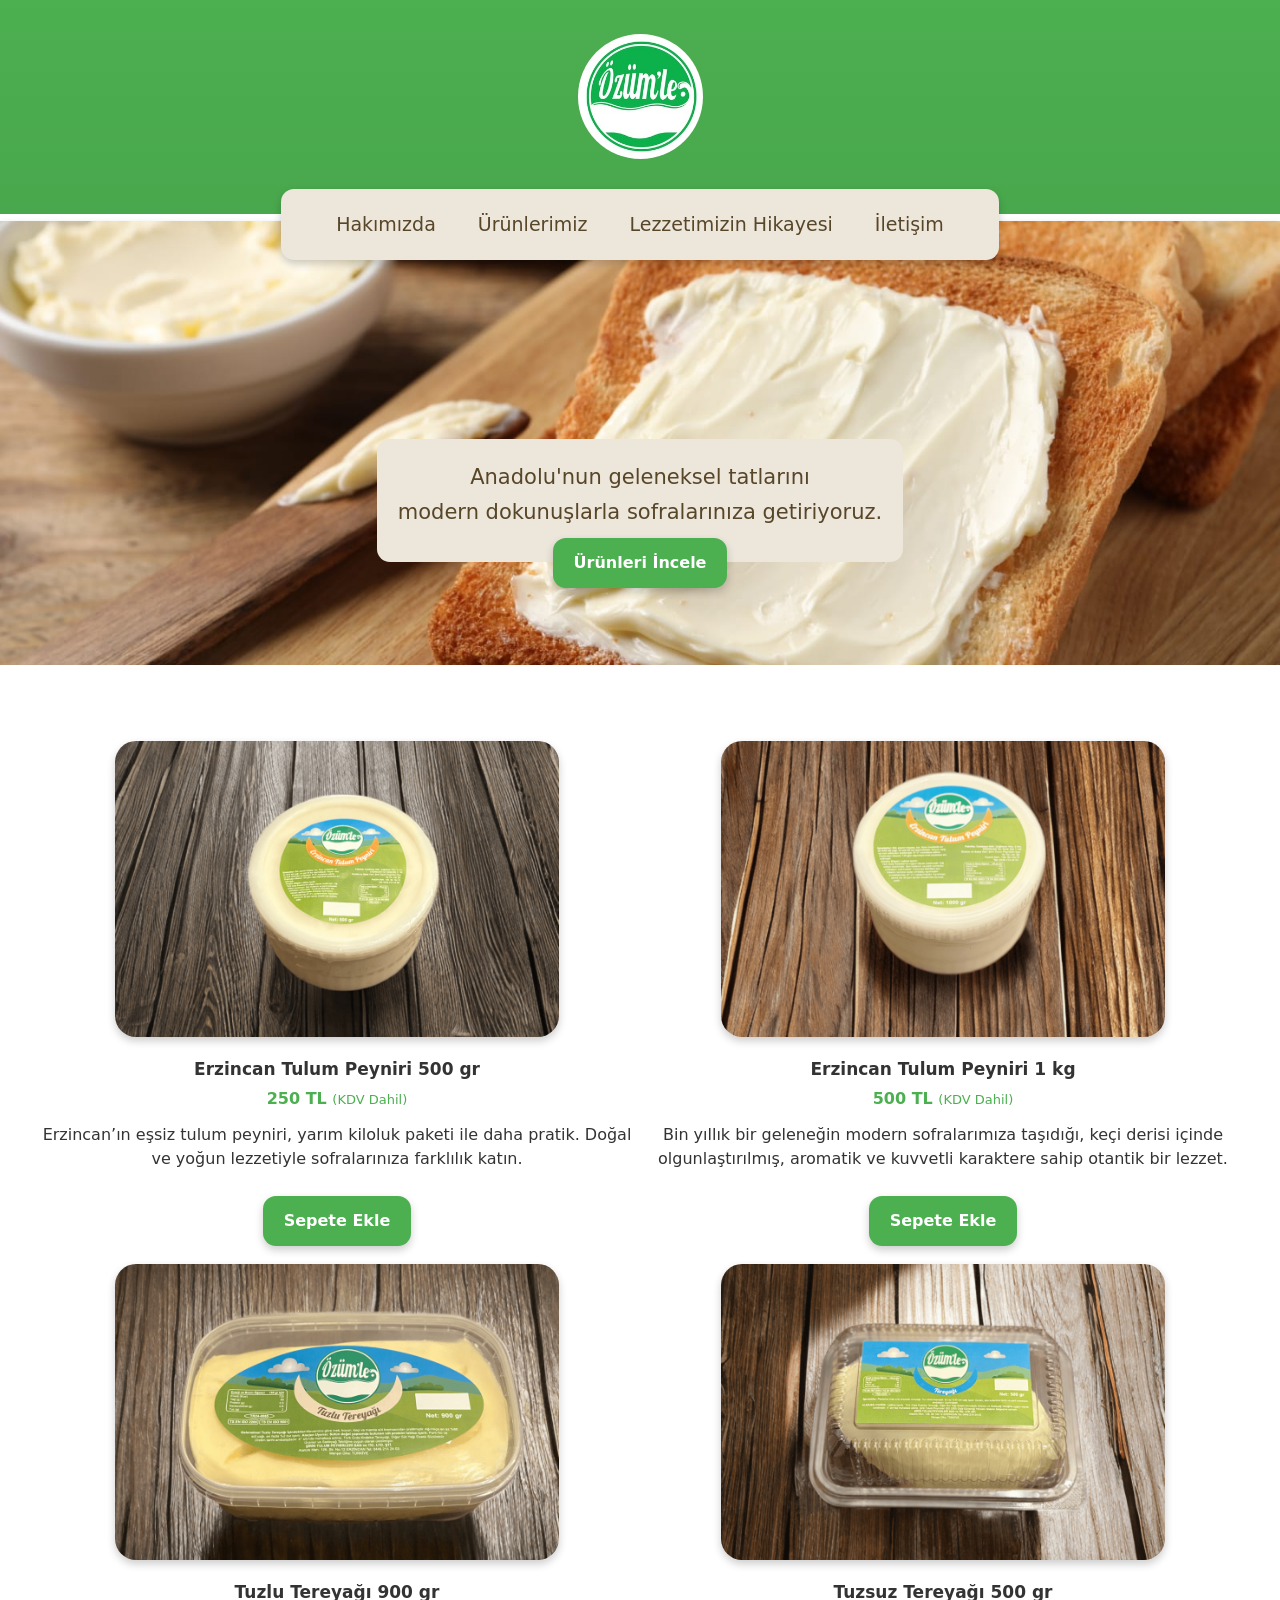
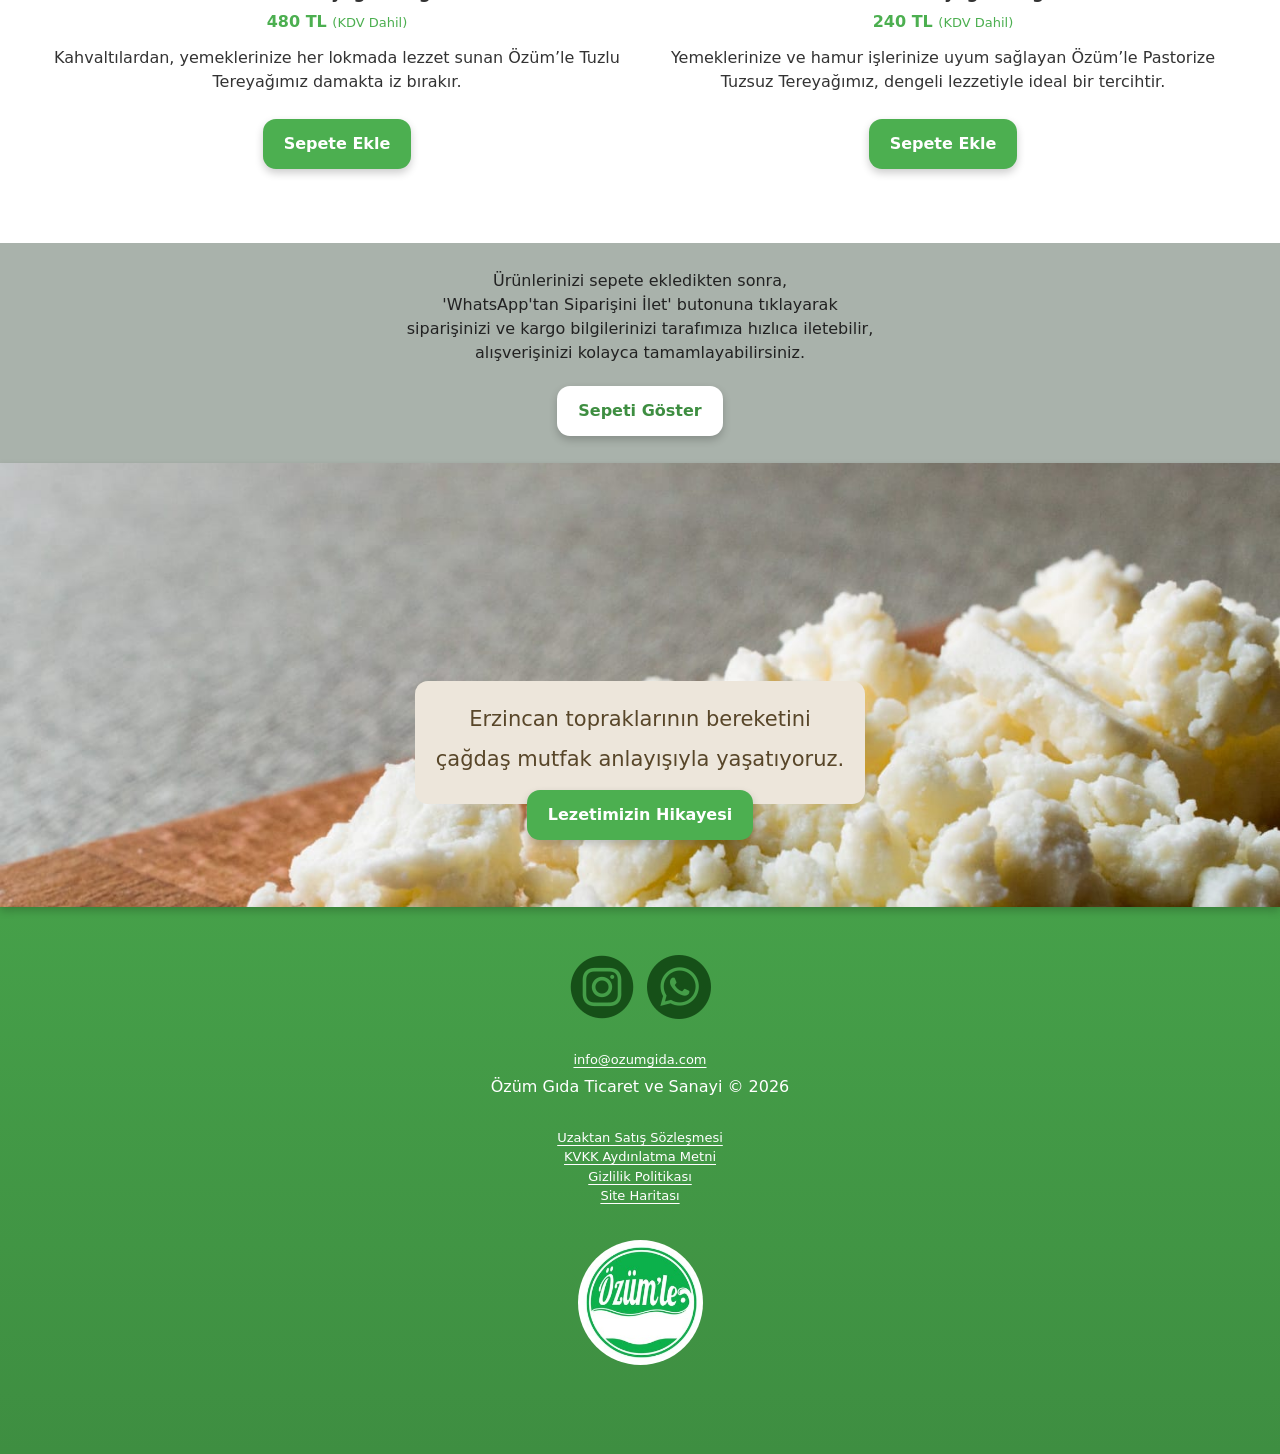
<file: index.html>
<!DOCTYPE html><html lang="tr"><head><meta charset="UTF-8"><meta name="viewport" content="width=device-width, initial-scale=1.0"><title>Özüm'le | Anadolu'nun Geleneksel Lezzetleri</title><meta name="description" content="Özüm'le, geleneksel Anadolu'nun lezzetlerini titizlikle seçerek modern sofralara taşıyan, nesilden nesile aktarılan tarifleri yaşatan bir aile markasıdır."><meta name="keywords" content="özümle, erzincan tulum peyniri, tereyağ, peynir, erzincan organik gıda, doğal peynir, geleneksel erzincan ürünleri, anadolu lezzetleri"><link rel="stylesheet" href="/static/site.css"/><link rel="icon" href="/favicon.png" type="image/png"/></head><body><div id="loading">loading...</div><script src="/static/site.js"></script></body></html>
</file>
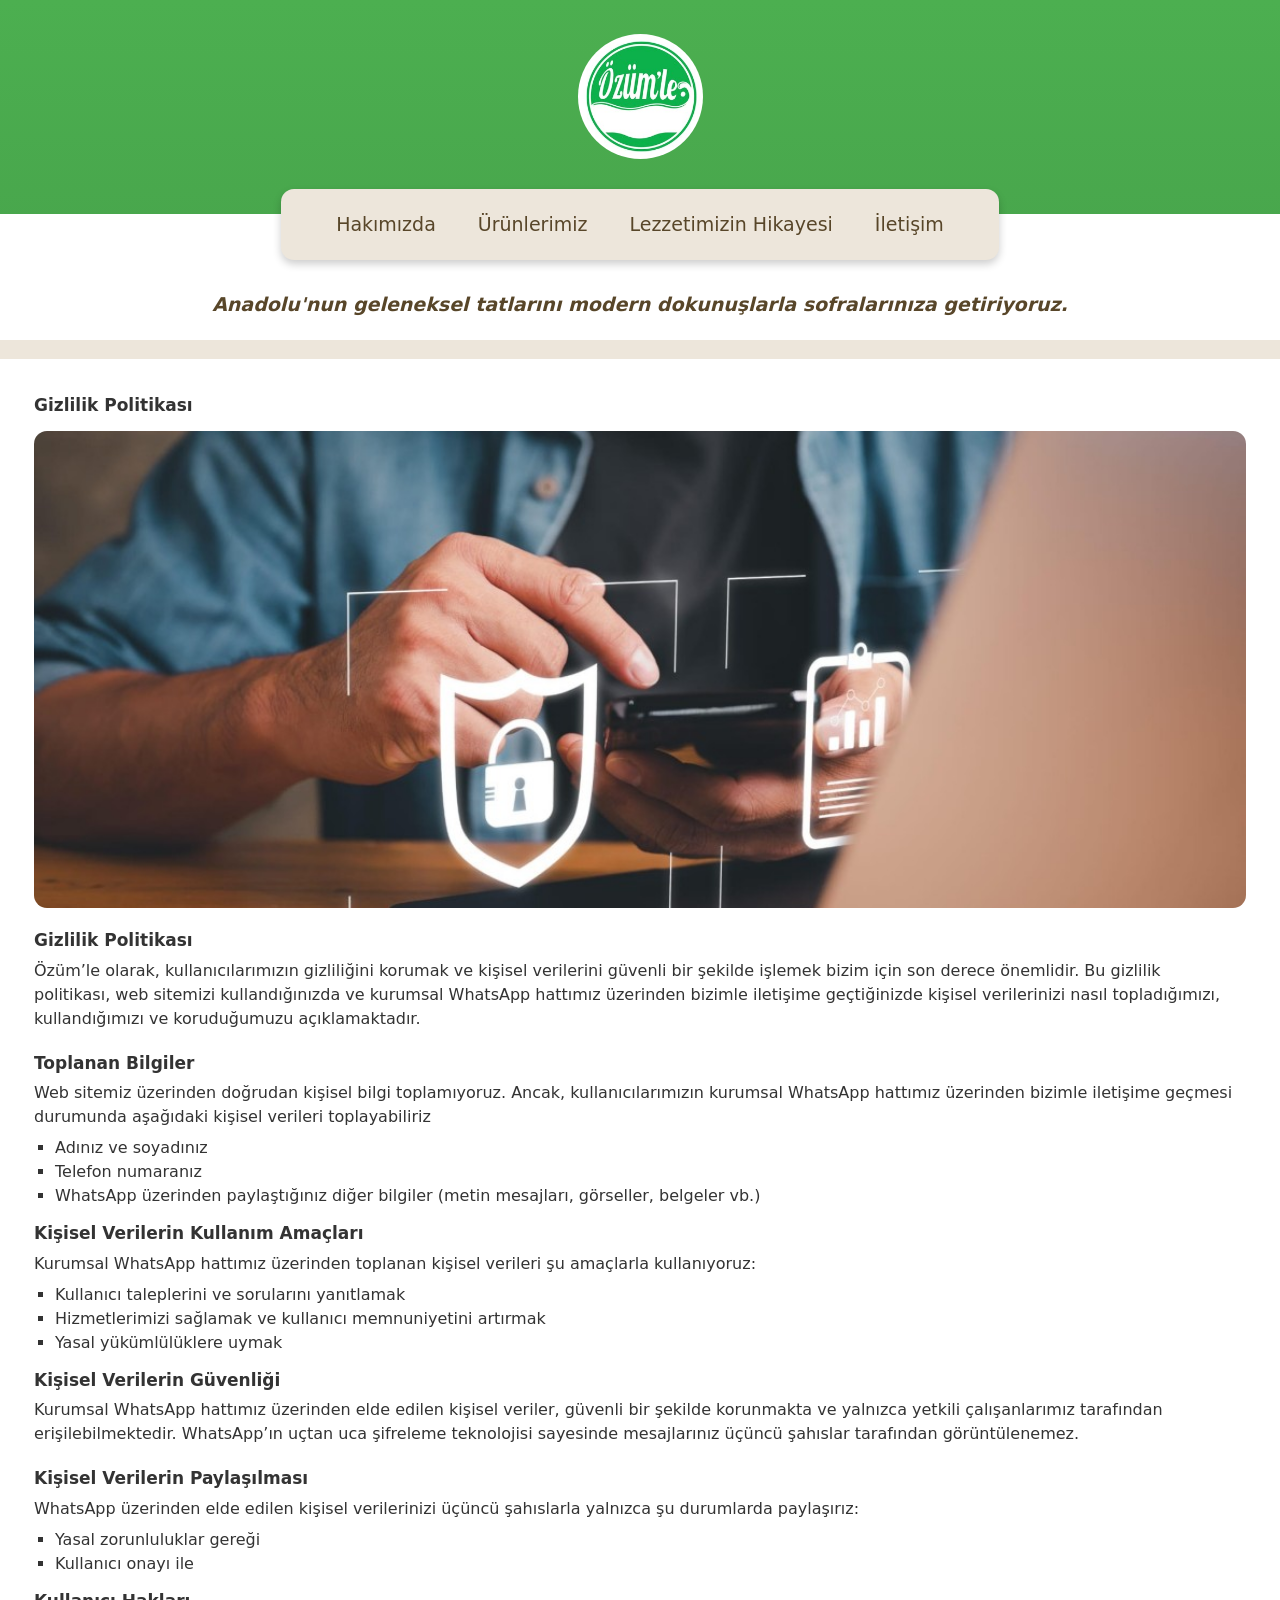
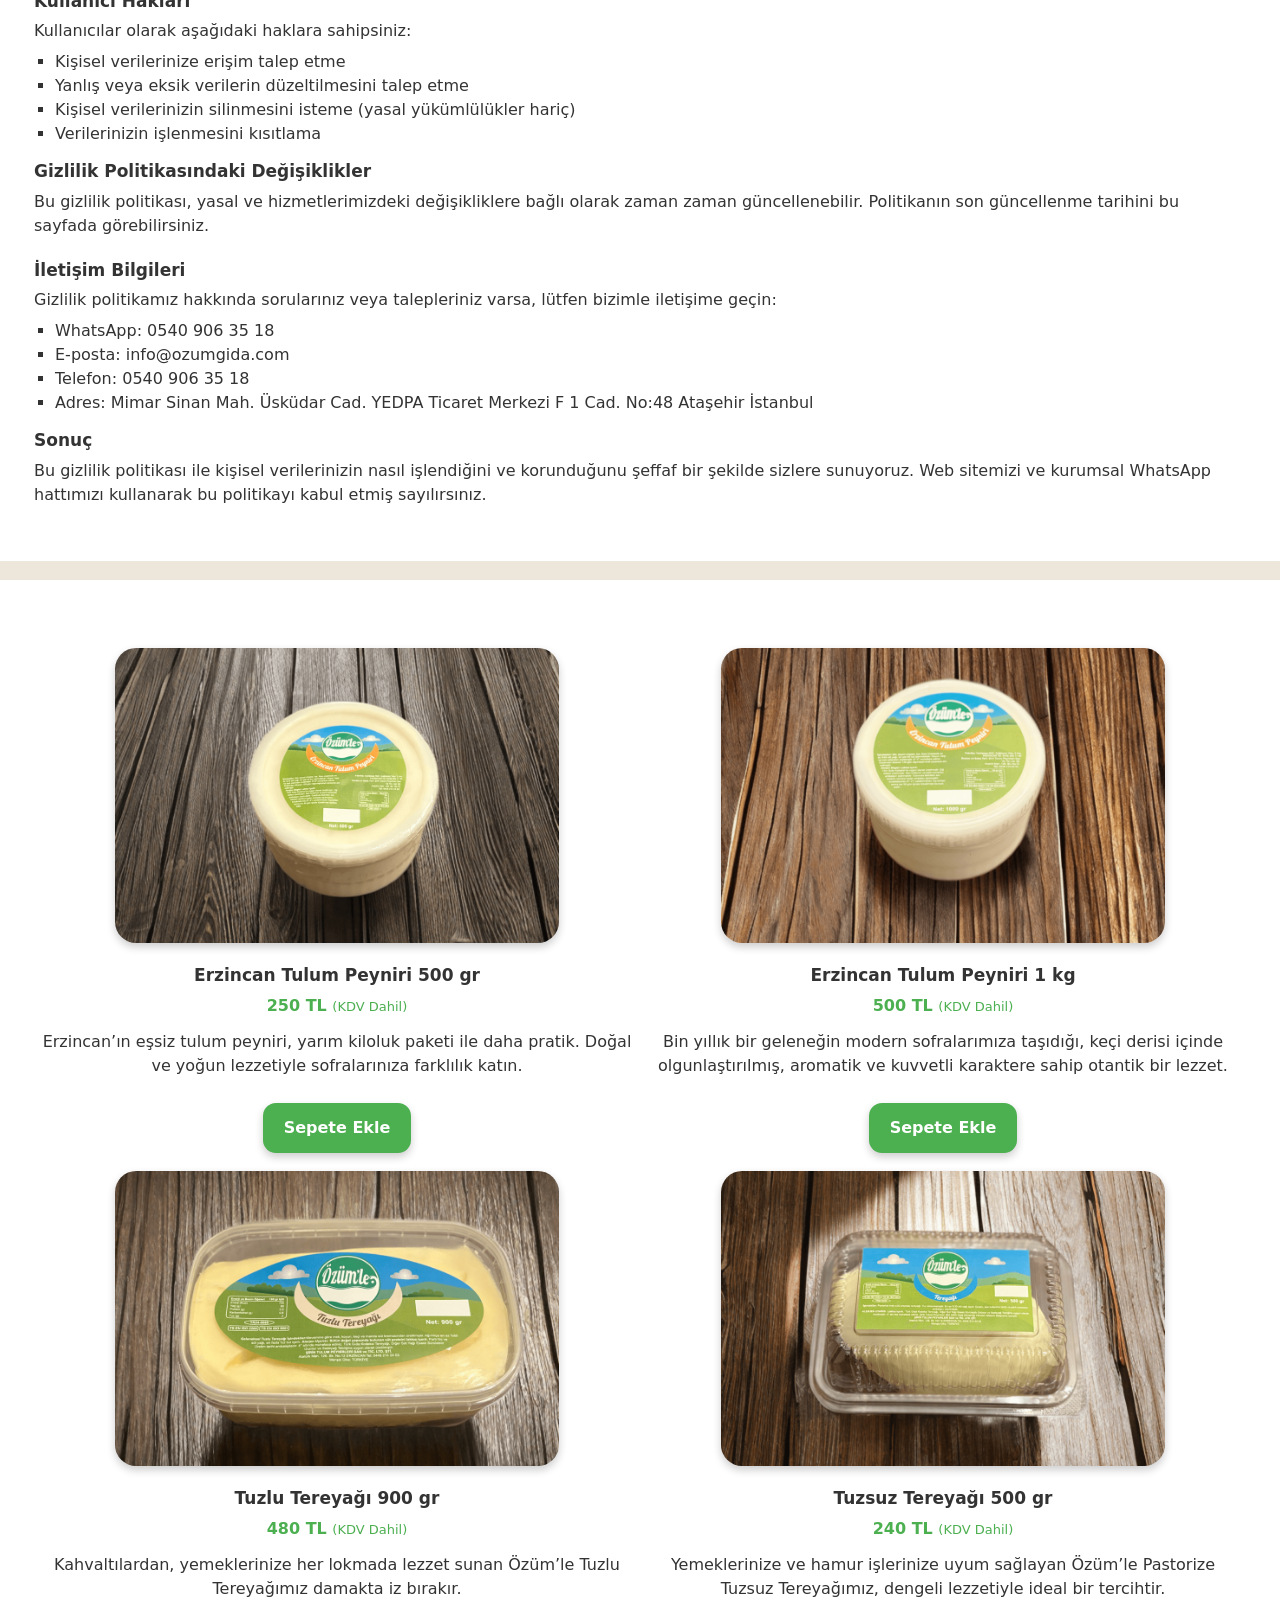
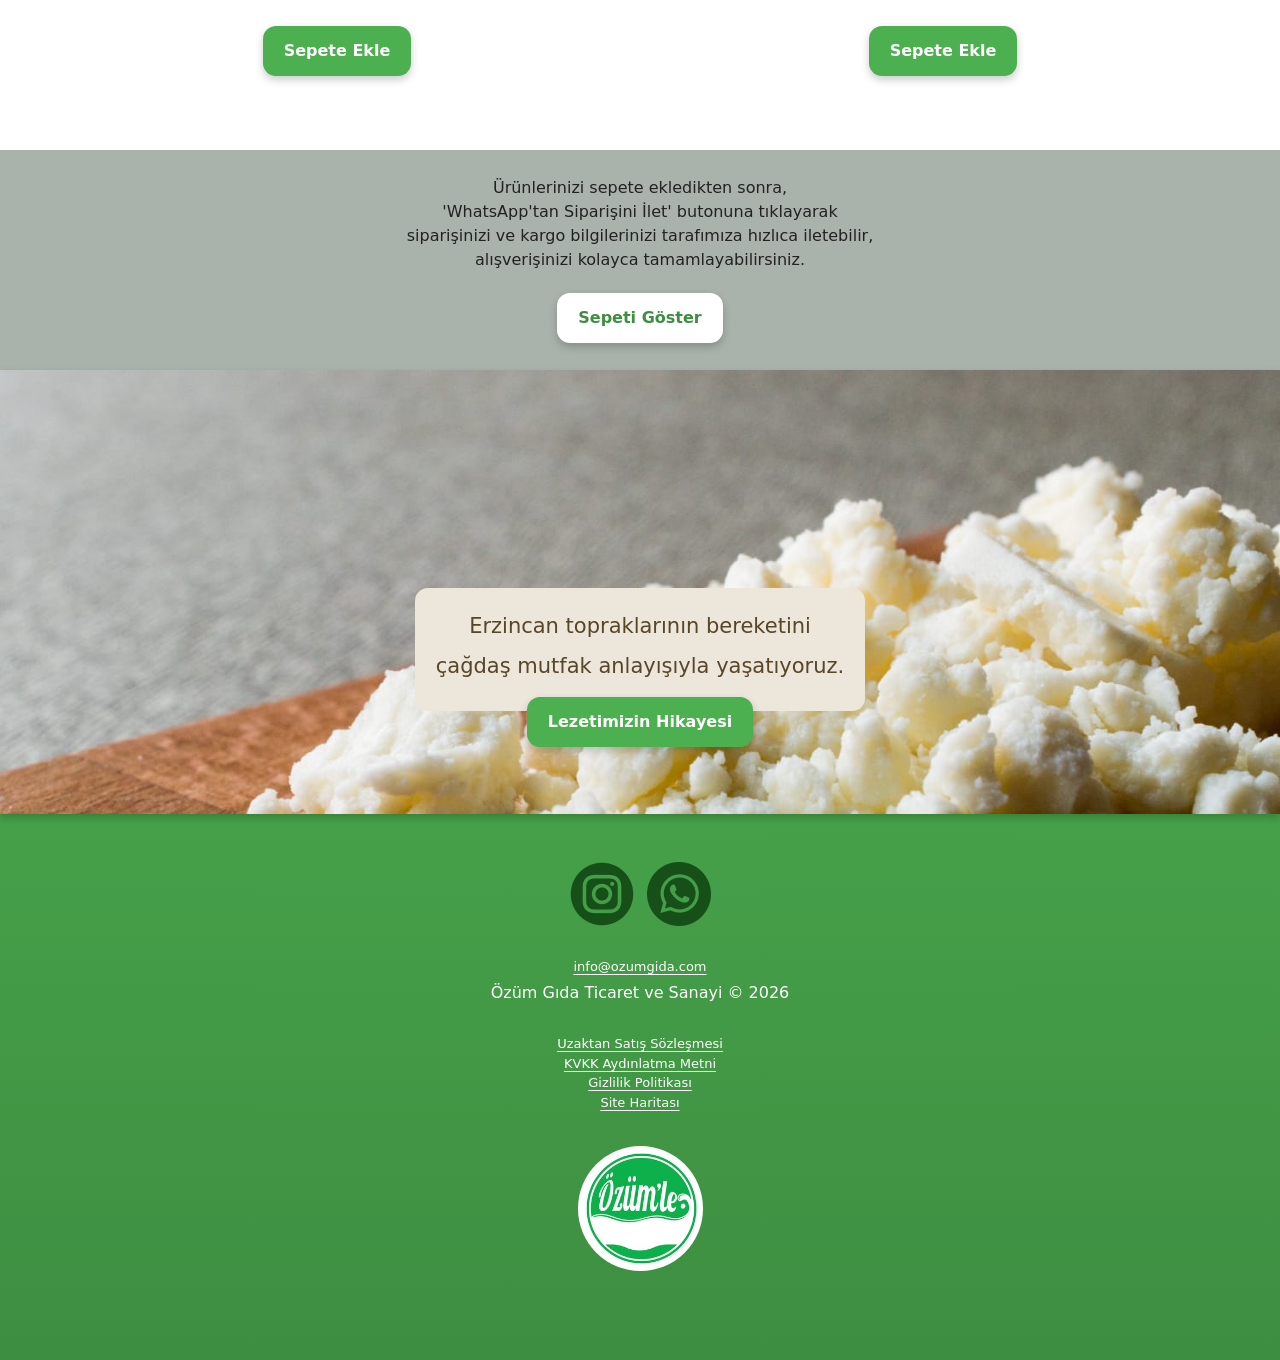
<file: gizlilik-politikasi.html>
<!DOCTYPE html><html lang="tr"><head><meta charset="UTF-8"><meta name="viewport" content="width=device-width, initial-scale=1.0"><title>Gizlilik Politikası | Özüm'le Yasal Bilgiler</title><meta name="description" content="Özüm'le olarak gizliliğinize önem veriyoruz. Kişisel bilgilerinizin toplanması, kullanımı ve korunması ile ilgili tüm detayları içeren gizlilik politikamızı inceleyin."><meta name="keywords" content="Gizlilik politikası, kişisel veri koruma, veri güvenliği, kullanıcı gizliliği, e-ticaret gizlilik politikası, müşteri bilgileri koruması, Özüm'le gizlilik"><link rel="stylesheet" href="/static/site.css"/><link rel="icon" href="/favicon.png" type="image/png"/></head><body><div id="loading">loading...</div><script src="/static/site.js"></script></body></html>
</file>
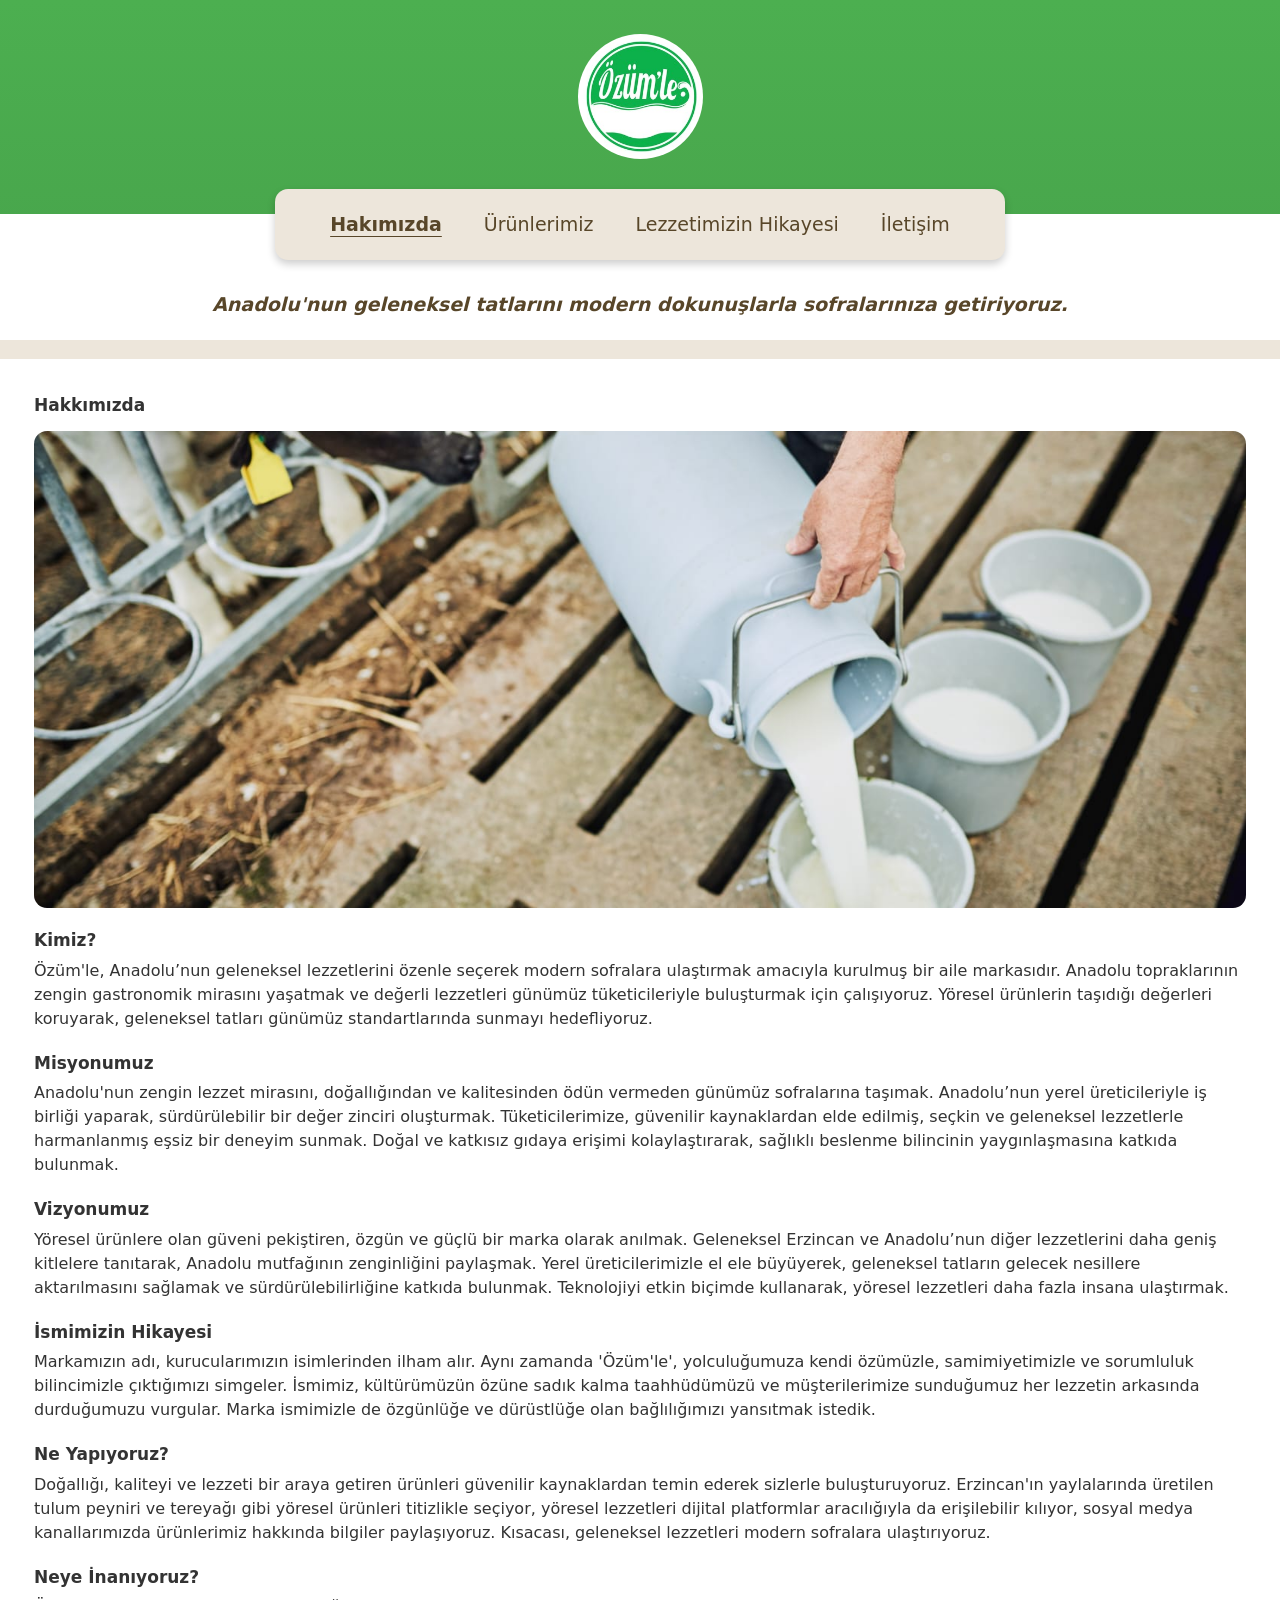
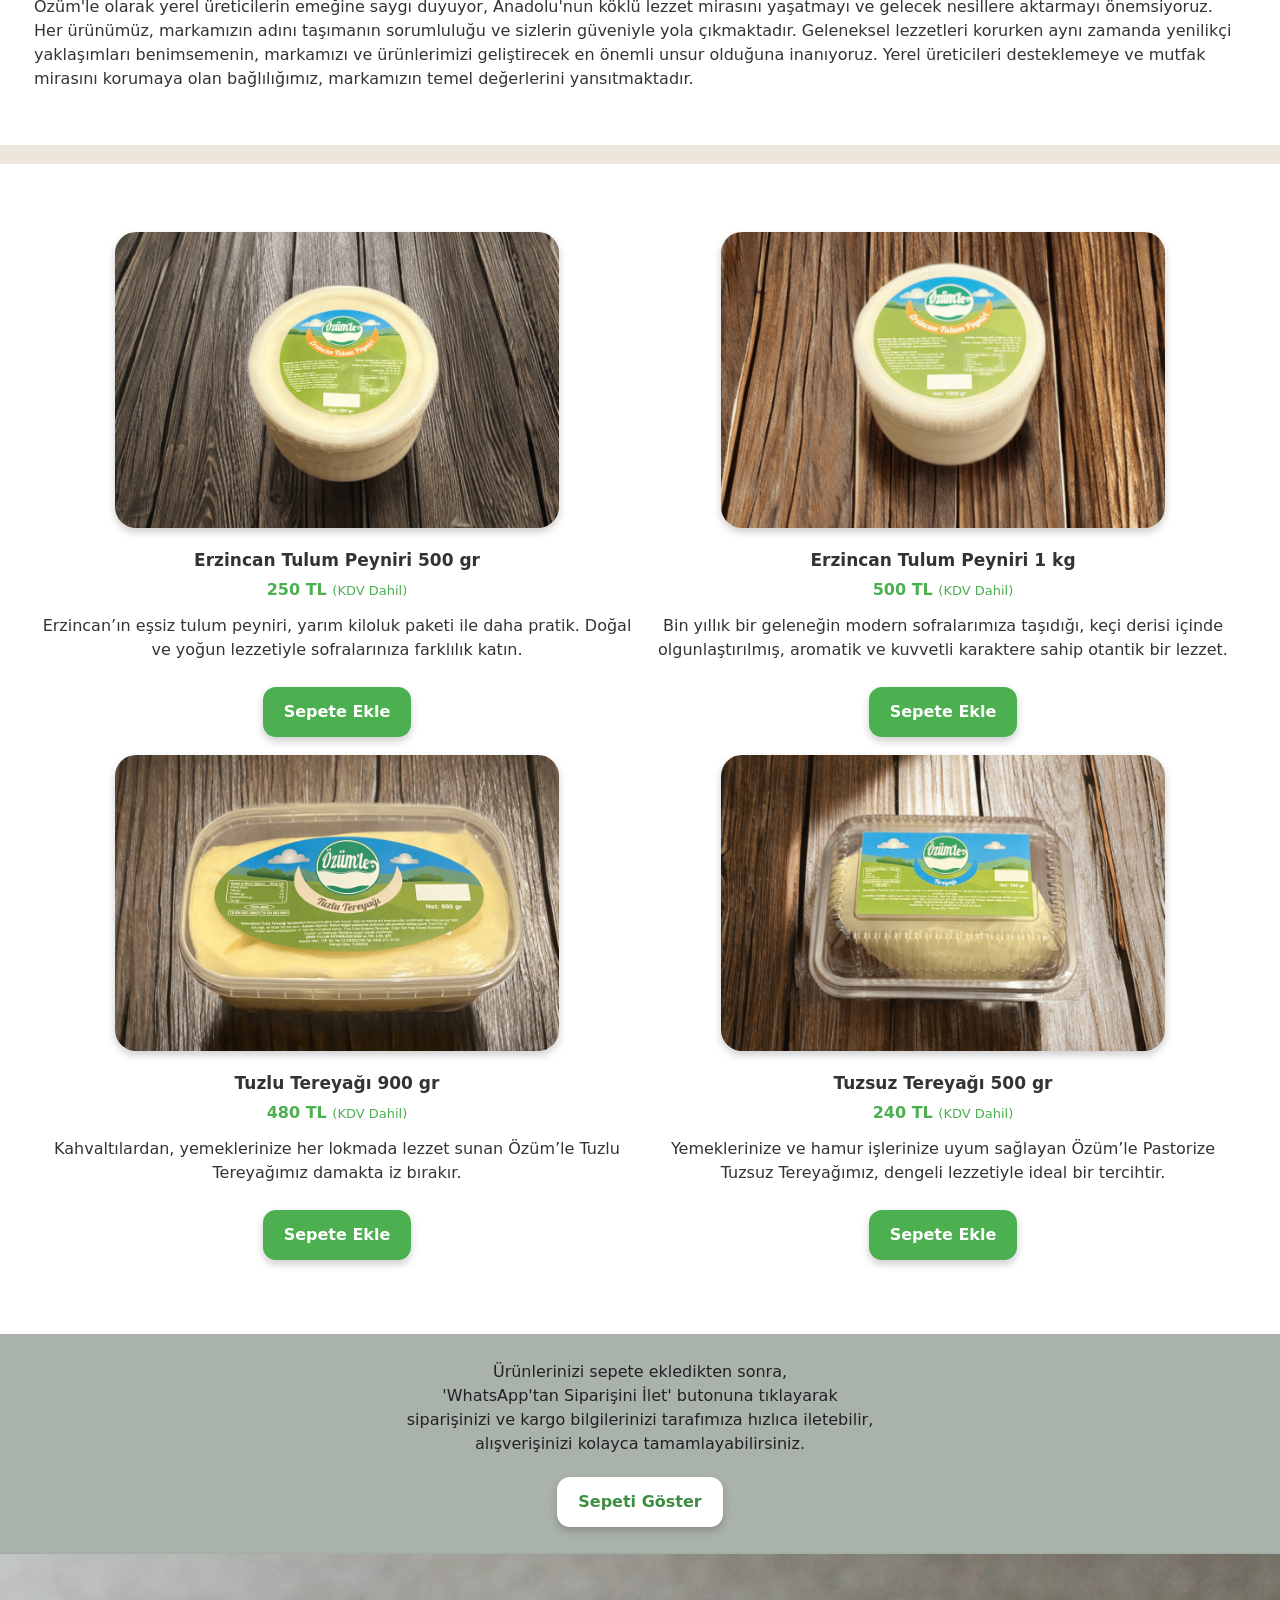
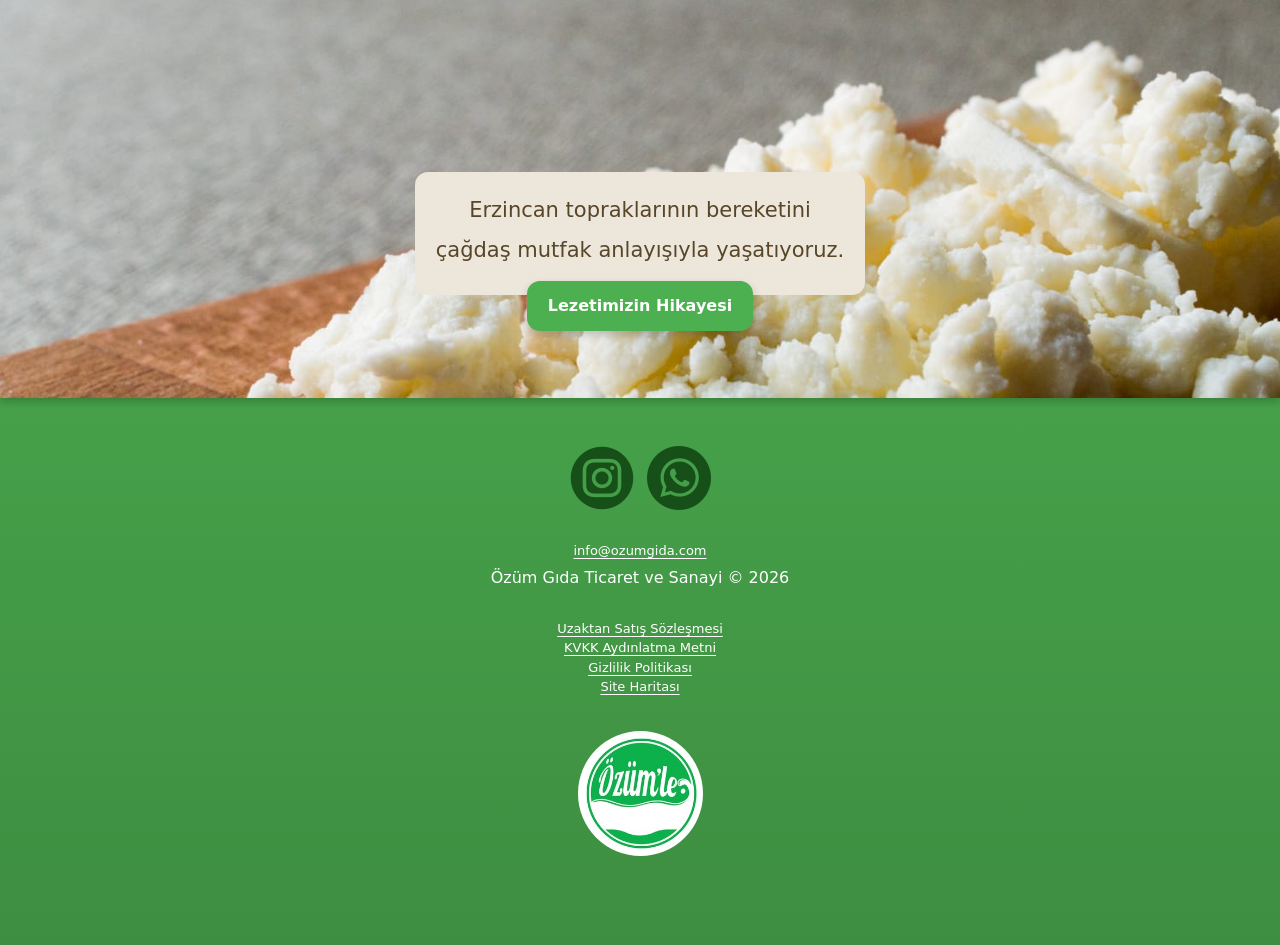
<file: hakkimizda.html>
<!DOCTYPE html><html lang="tr"><head><meta charset="UTF-8"><meta name="viewport" content="width=device-width, initial-scale=1.0"><title>Hakkımızda | Özüm'le Ailesi</title><meta name="description" content="Özüm'le ailesi olarak, dededen toruna aktarılan geleneksel yöntemlerle, Erzincan'ın bereketli topraklarından sofralarınıza lezzet taşıyoruz. Hikayemizi ve değerlerimizi keşfedin."><meta name="keywords" content="Özümle gıda hikayesi, Erzincan aile işletmesi, geleneksel üretim yapan firma, yöresel gıda üreticisi, organik peynir üretimi"><link rel="stylesheet" href="/static/site.css"/><link rel="icon" href="/favicon.png" type="image/png"/></head><body><div id="loading">loading...</div><script src="/static/site.js"></script></body></html>
</file>
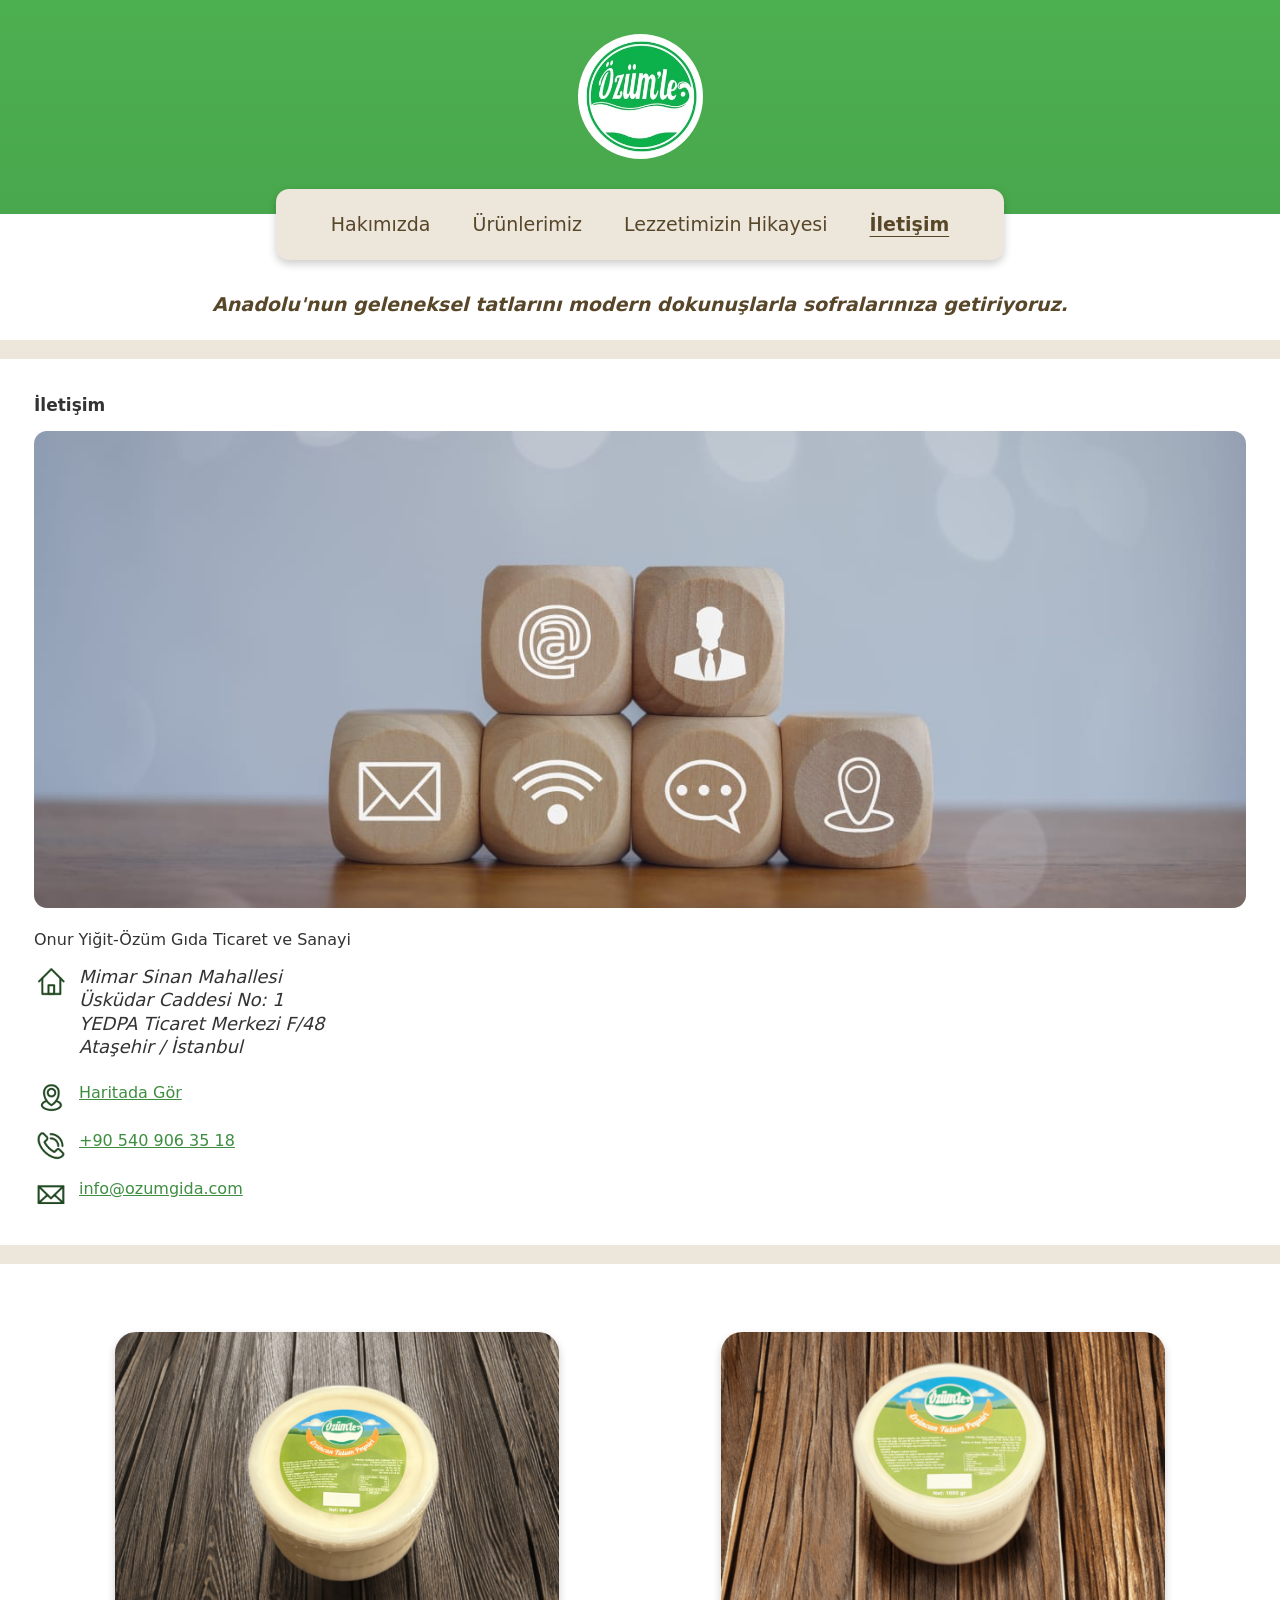
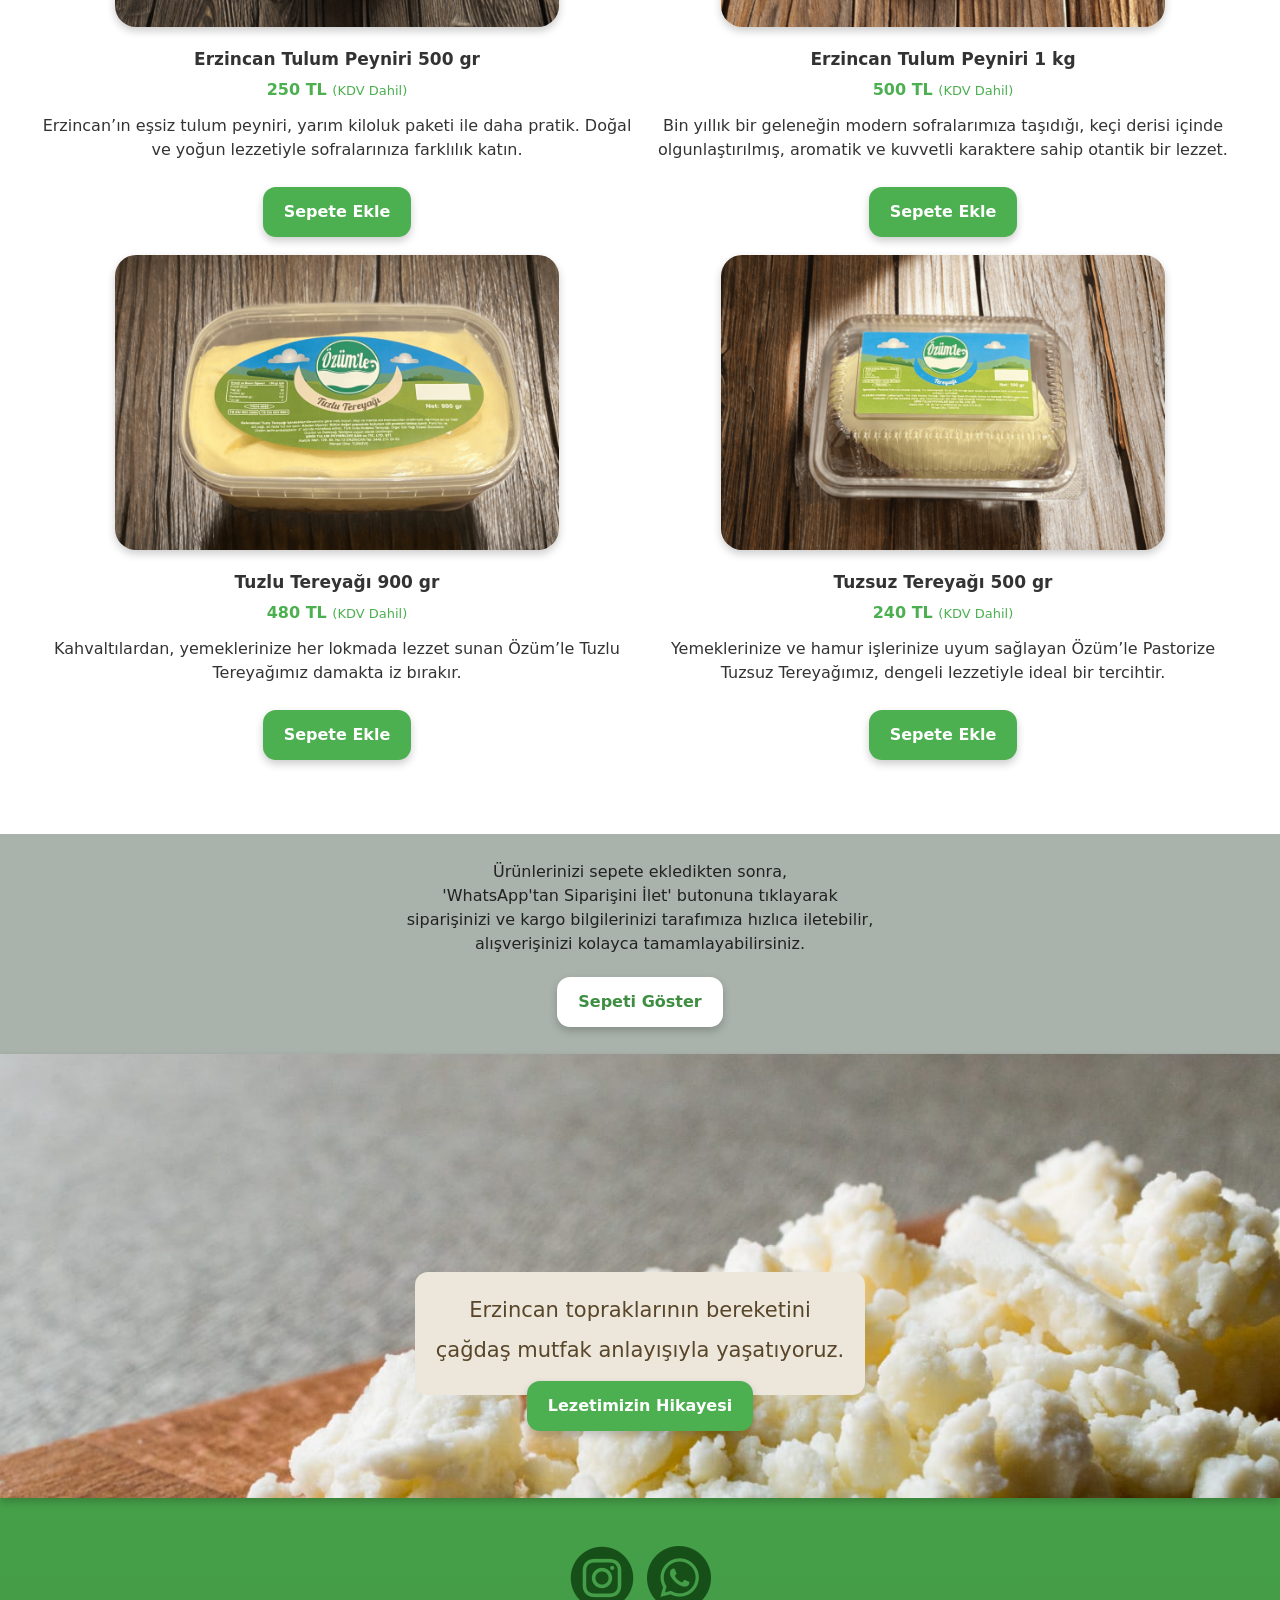
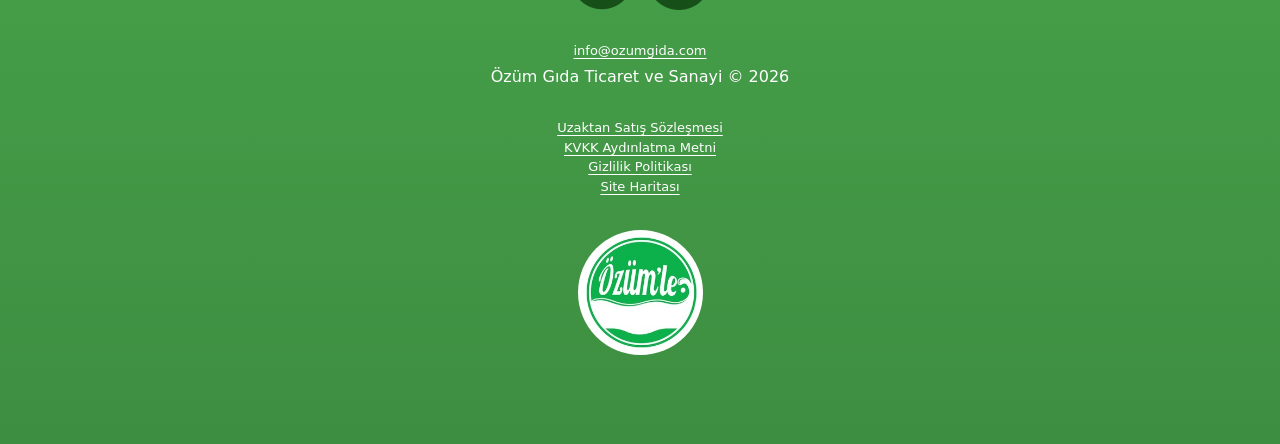
<file: iletisim.html>
<!DOCTYPE html><html lang="tr"><head><meta charset="UTF-8"><meta name="viewport" content="width=device-width, initial-scale=1.0"><title>Bize Ulaşın | Özüm'le İletişim Bilgileri</title><meta name="description" content="Sorularınız, önerileriniz veya siparişleriniz için Özüm'le ailesine kolayca ulaşabilirsiniz. Size yardımcı olmaktan mutluluk duyarız."><meta name="keywords" content="Özümle gıda iletişim kanalları, Erzincan peyniri sipariş hattı, müşteri hizmetleri iletişim, yöresel ürün sipariş iletişim"><link rel="stylesheet" href="/static/site.css"/><link rel="icon" href="/favicon.png" type="image/png"/></head><body><div id="loading">loading...</div><script src="/static/site.js"></script></body></html>
</file>
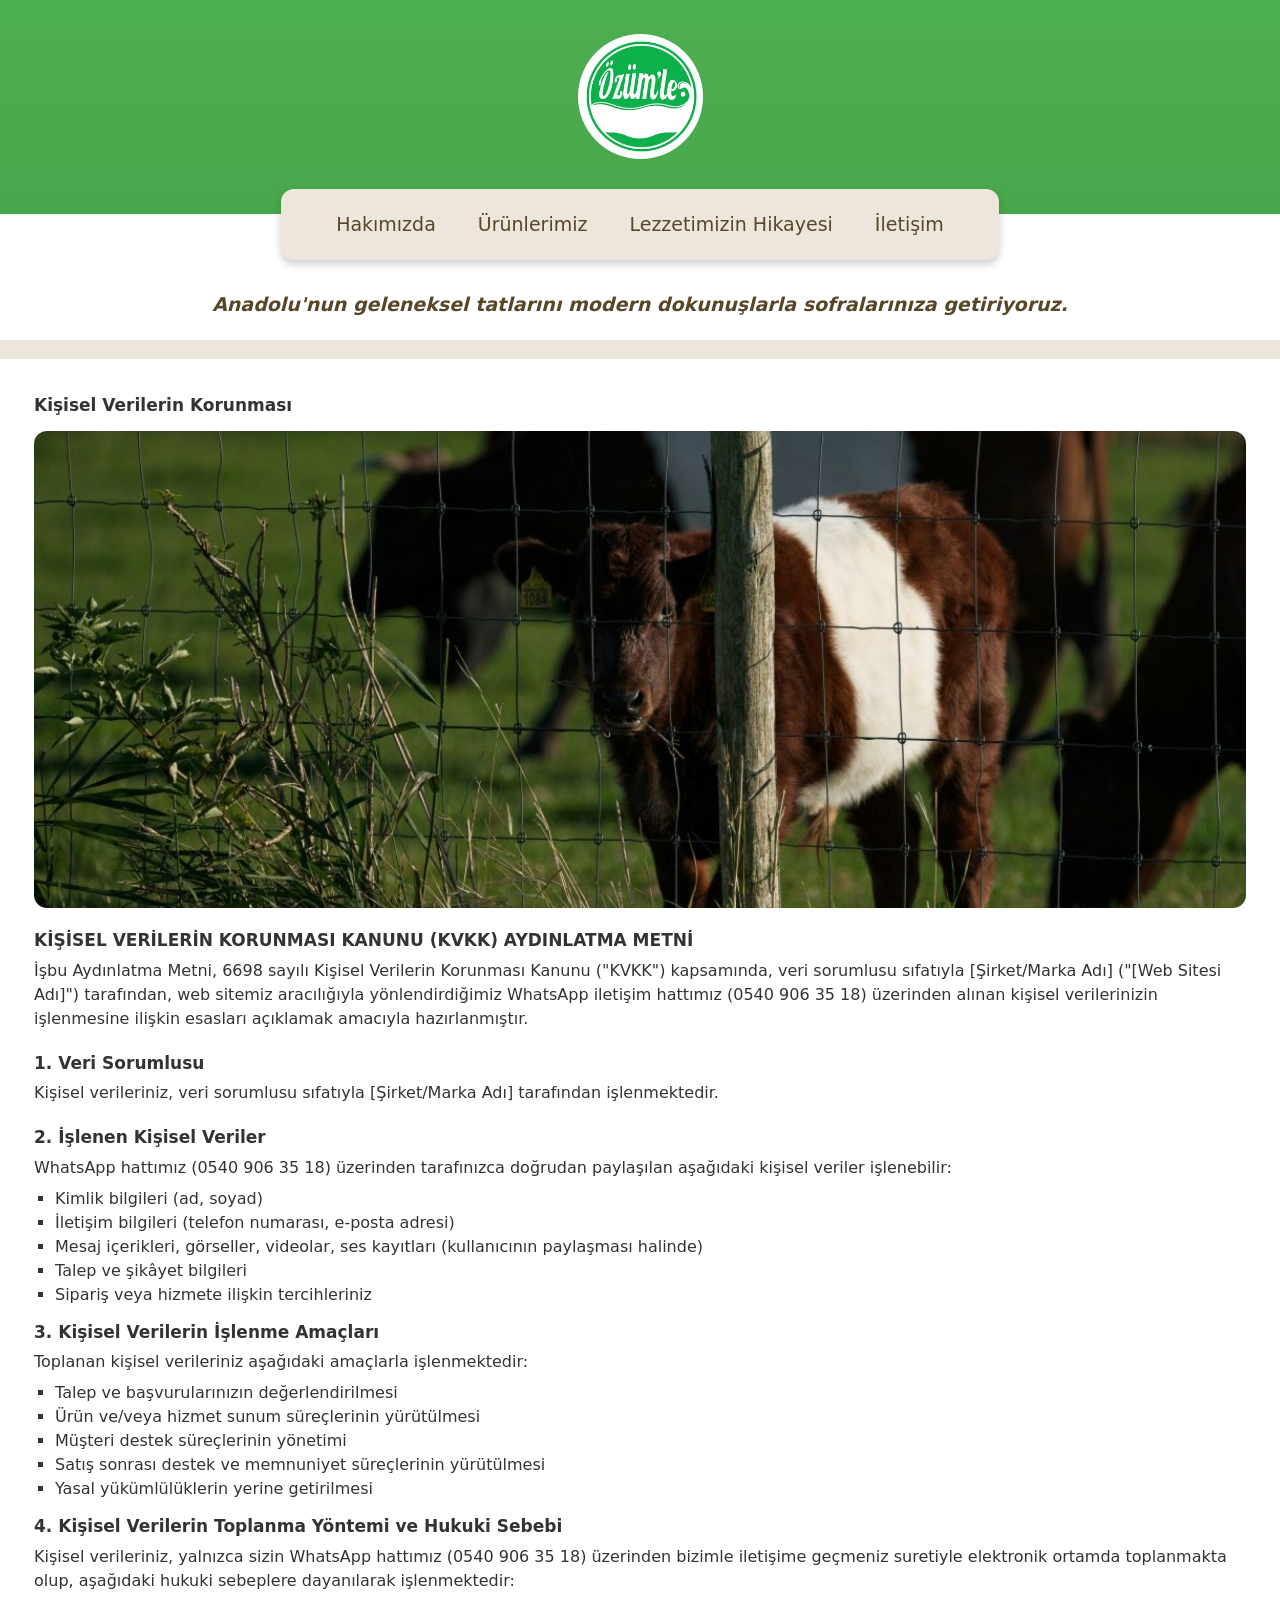
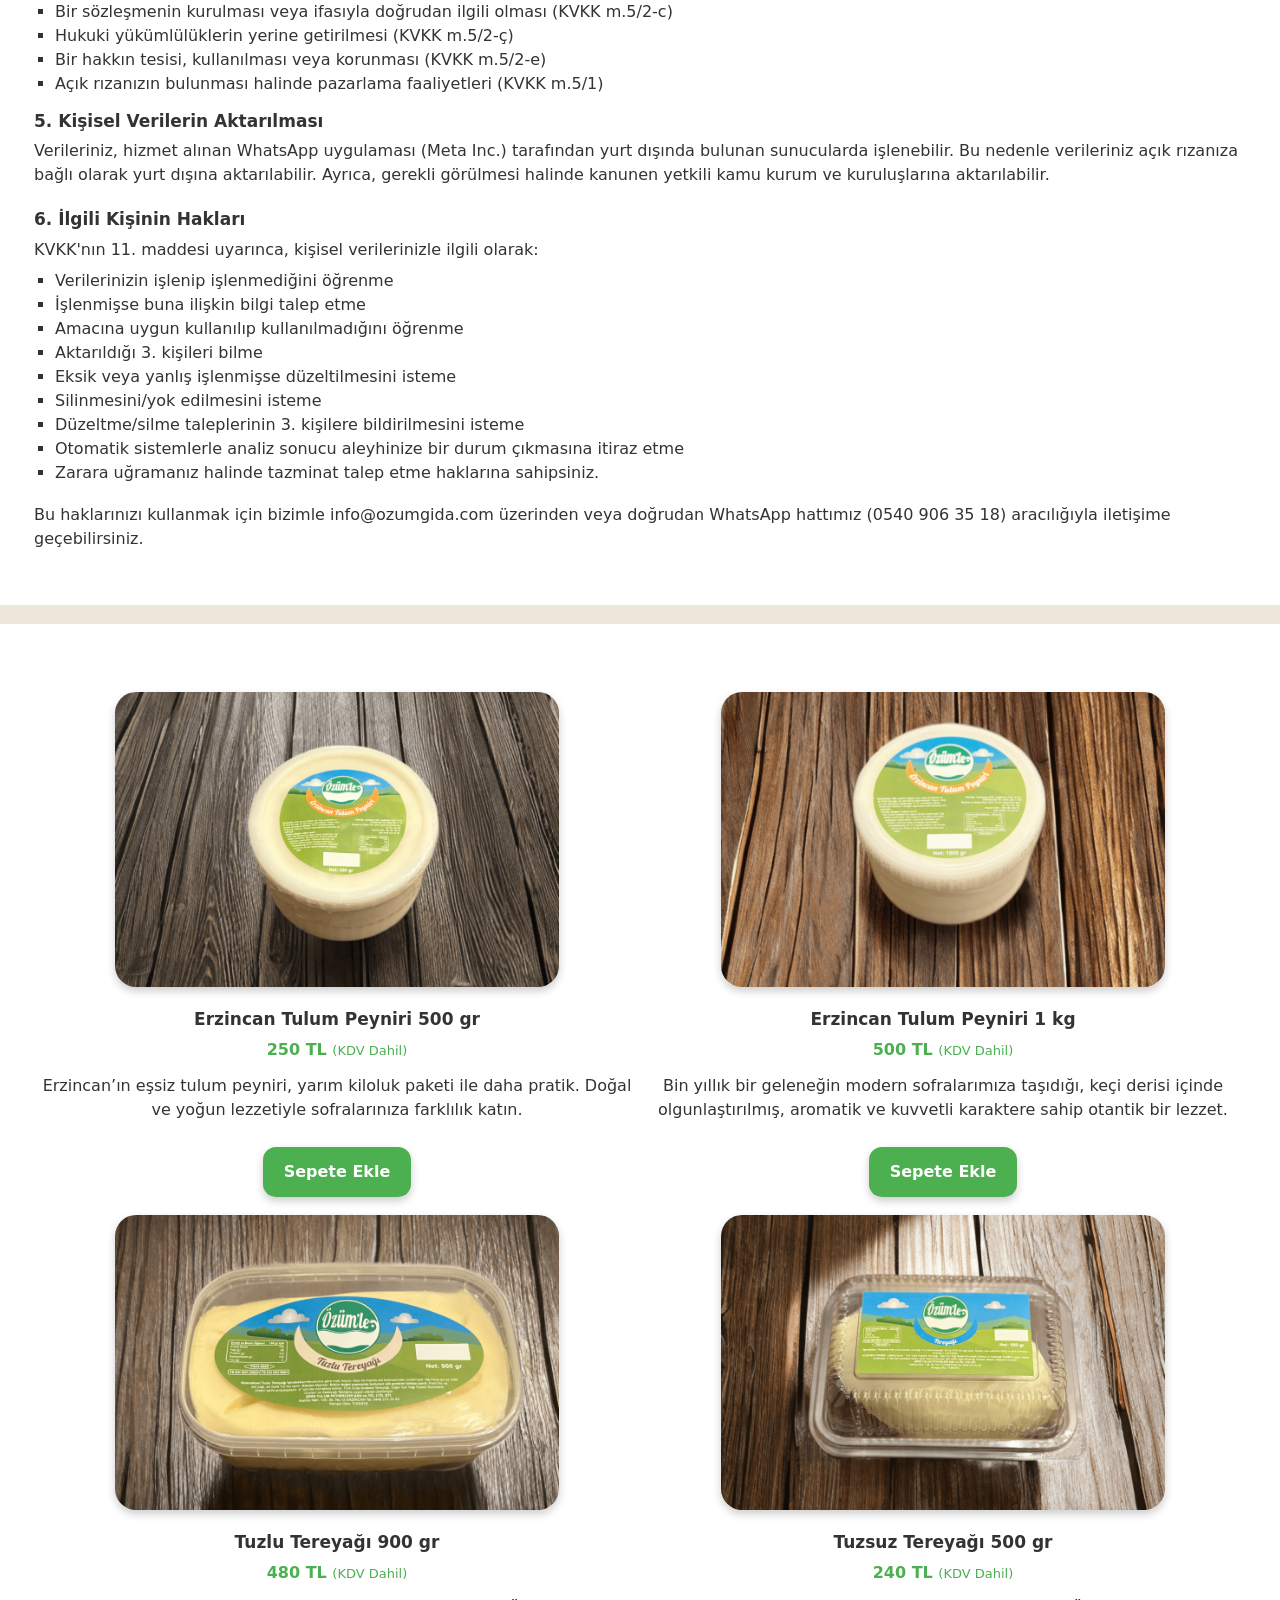
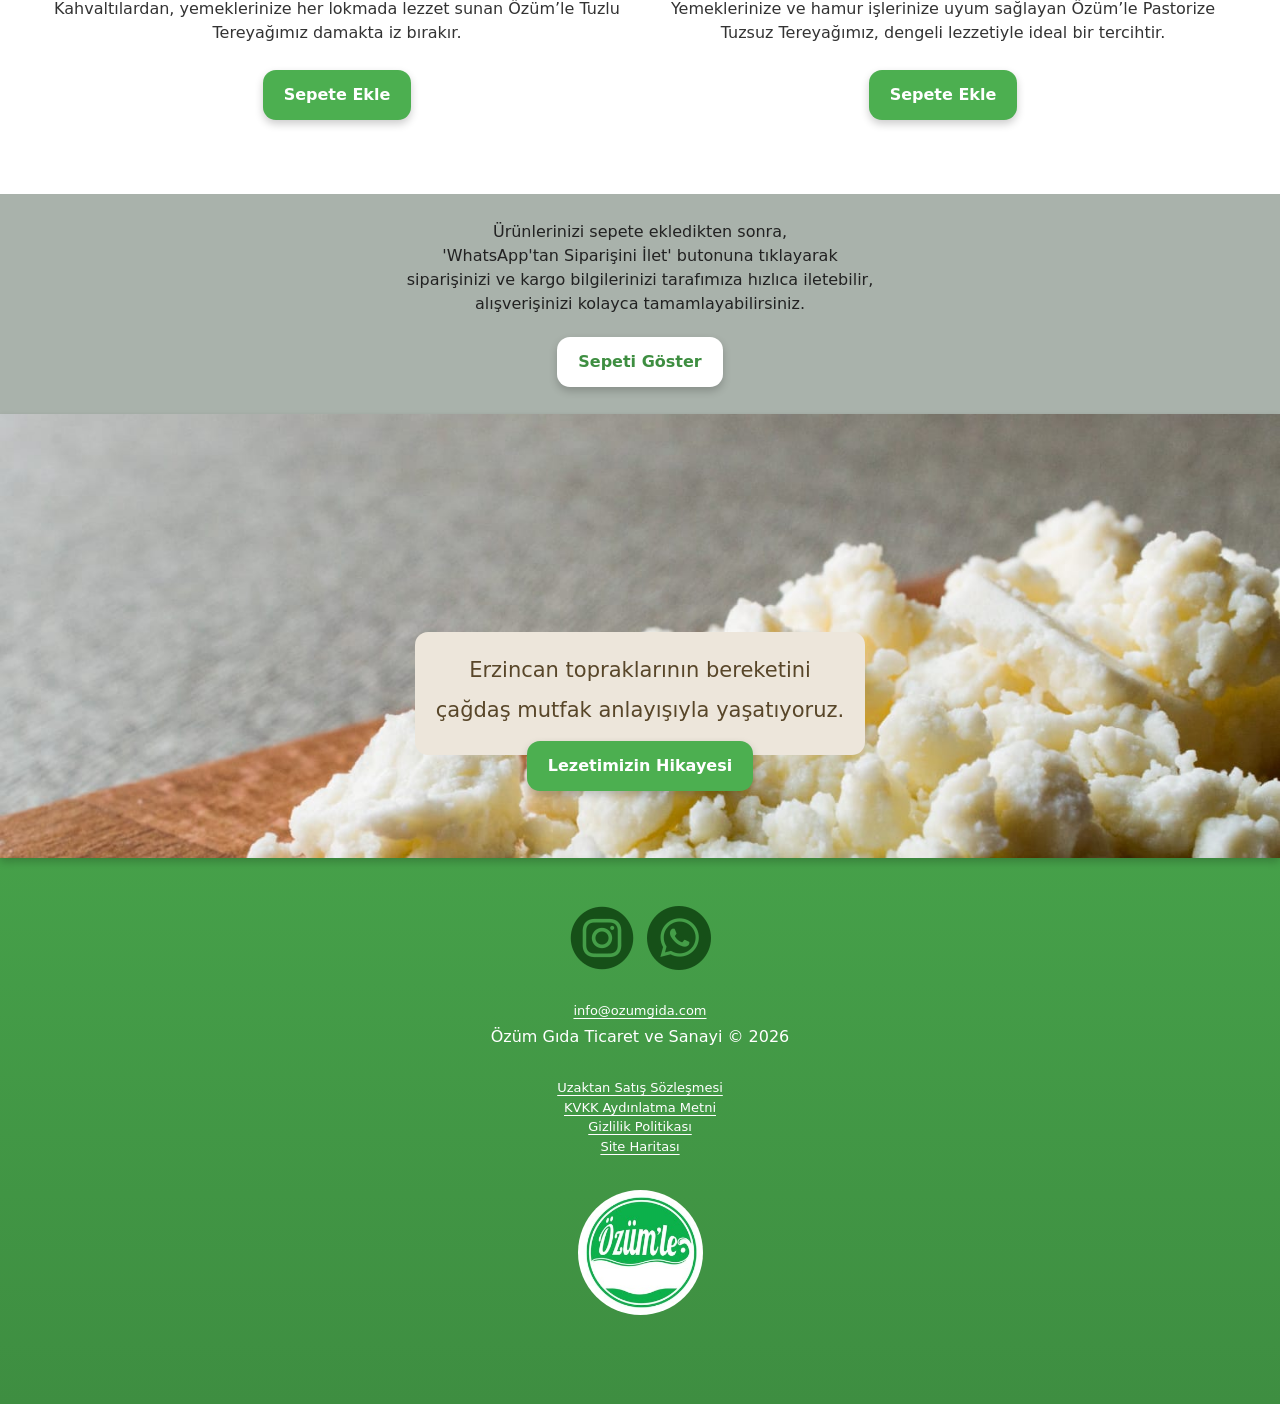
<file: kvkk.html>
<!DOCTYPE html><html lang="tr"><head><meta charset="UTF-8"><meta name="viewport" content="width=device-width, initial-scale=1.0"><title>Kişisel Verilerin Korunması | Özüm'le Gizlilik Politikası</title><meta name="description" content="Özüm'le olarak kişisel verilerinizin güvenliği ve korunması en öncelikli taahhüdümüzdür. KVKK kapsamındaki politikalarımızı inceleyin."><meta name="keywords" content="Kişisel veri koruması, KVKK uyumlu e-ticaret, müşteri bilgileri güvenliği, veri güvenliği standartları, gıda sektöründe veri koruması"><link rel="stylesheet" href="/static/site.css"/><link rel="icon" href="/favicon.png" type="image/png"/></head><body><div id="loading">loading...</div><script src="/static/site.js"></script></body></html>
</file>
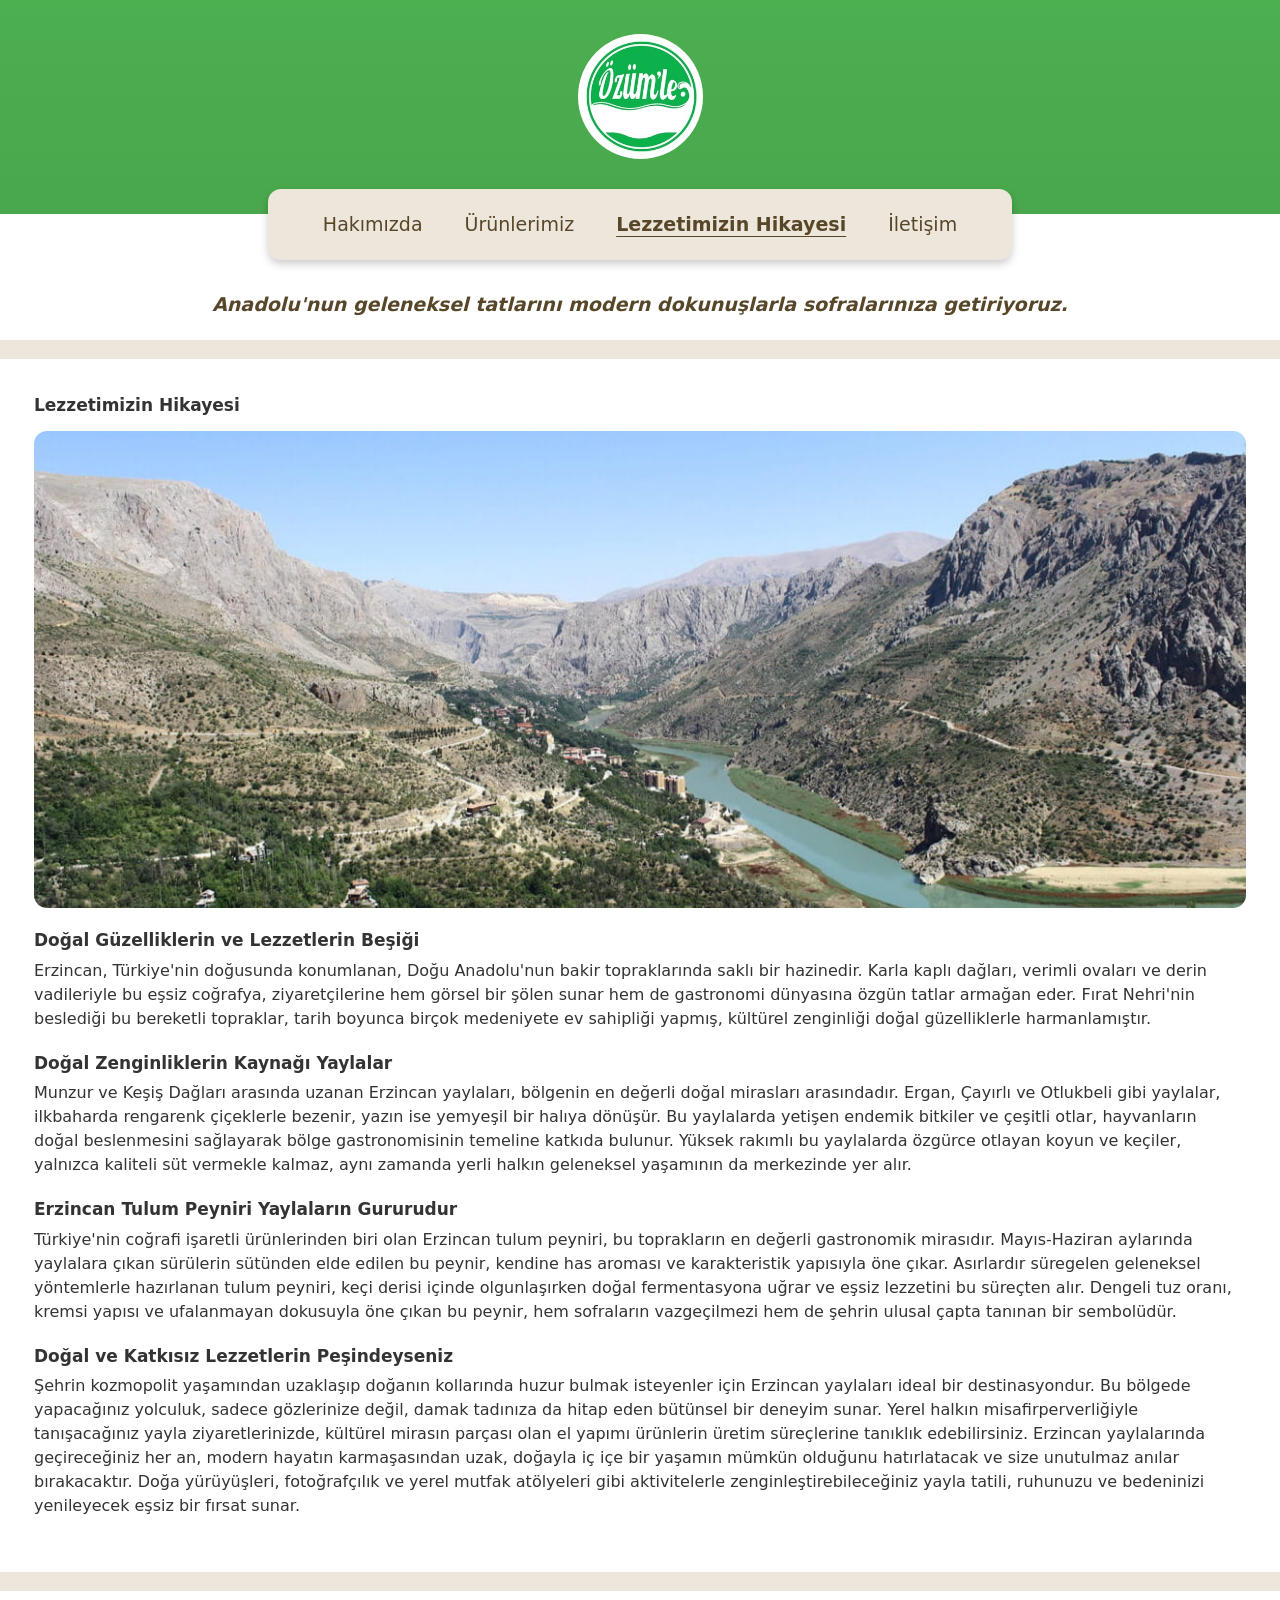
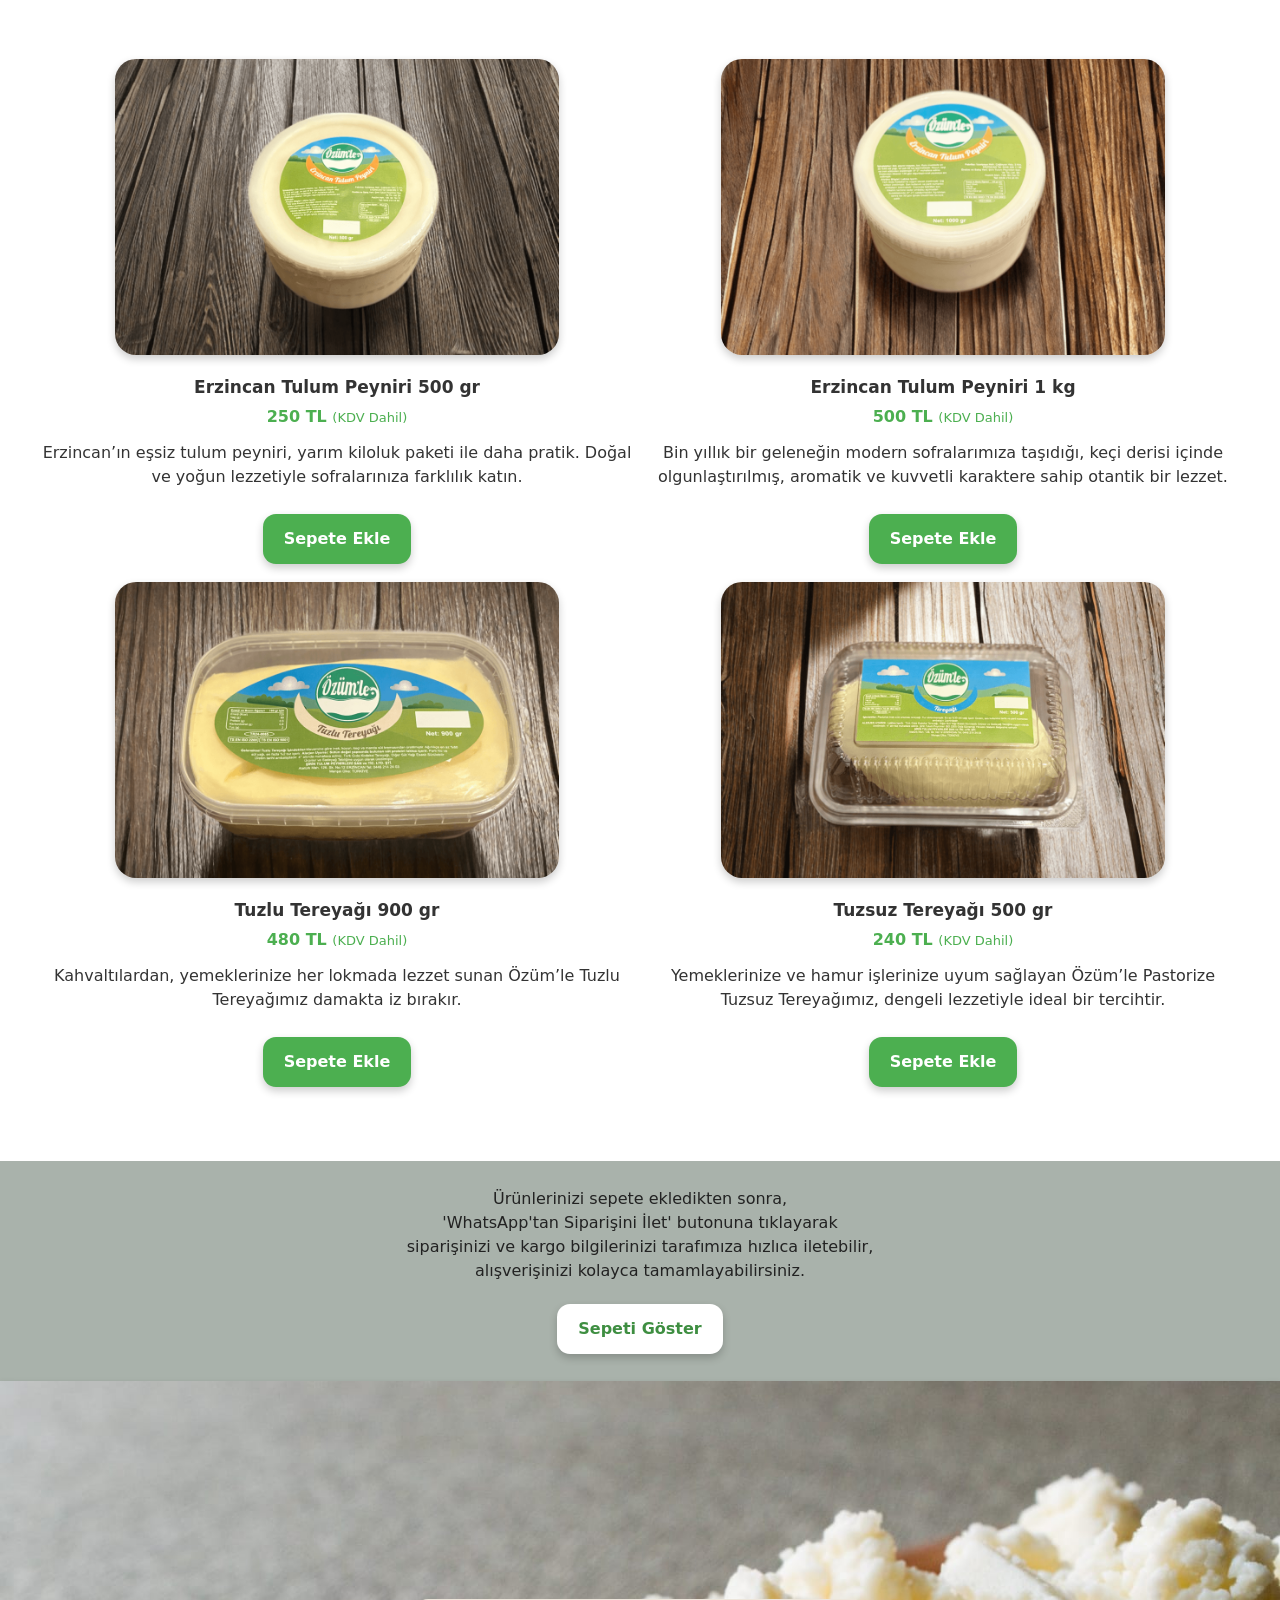
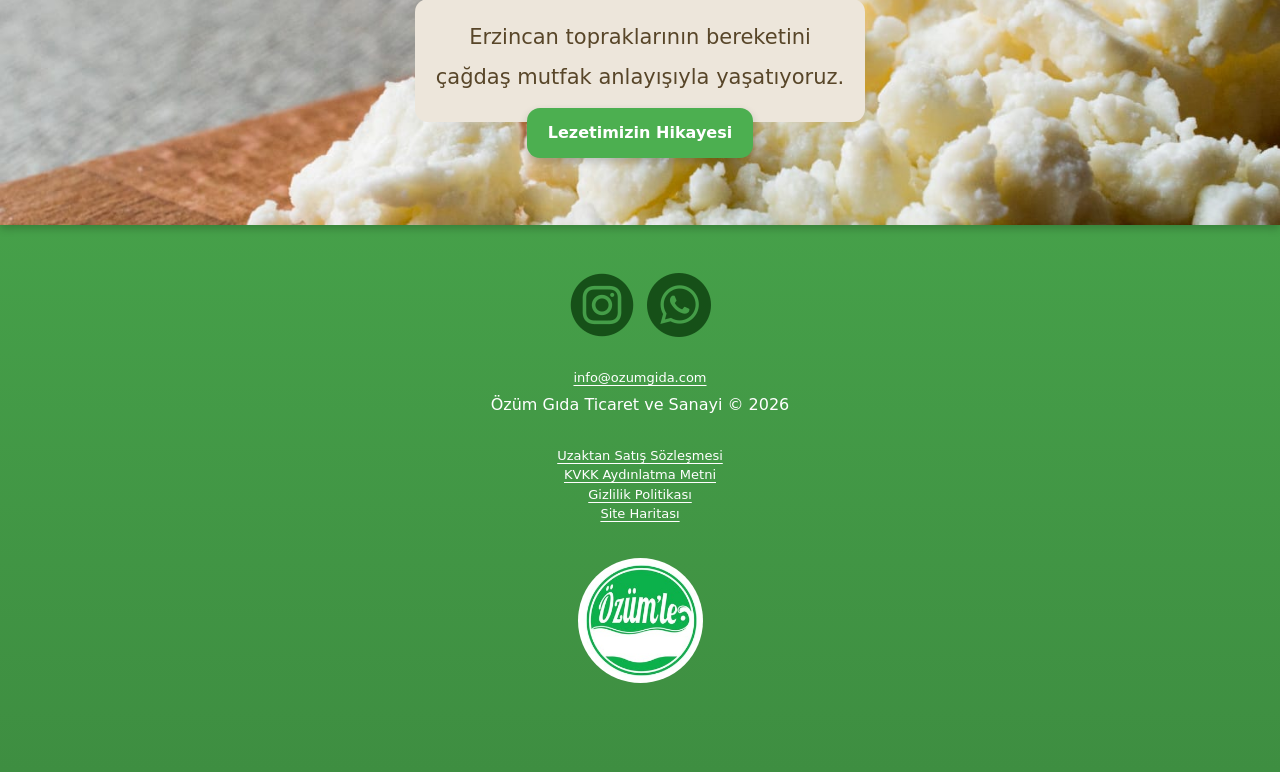
<file: lezzetimizin-hikayesi.html>
<!DOCTYPE html><html lang="tr"><head><meta charset="UTF-8"><meta name="viewport" content="width=device-width, initial-scale=1.0"><title>Lezzetimizin Hikayesi | Özüm'le Erzincan Lezzetleri</title><meta name="description" content="Yüzyıllara dayanan Erzincan Tulum Peyniri geleneğini yaşatıyoruz. Dağların temiz havasında, ustalarımızın ellerinde olgunlaşan peynirlerimizin hikayesini keşfedin."><meta name="keywords" content="Erzincan peynir geleneği, geleneksel tulum peyniri hikayesi, Anadolu peynir kültürü, yöresel gıda üretimi"><link rel="stylesheet" href="/static/site.css"/><link rel="icon" href="/favicon.png" type="image/png"/></head><body><div id="loading">loading...</div><script src="/static/site.js"></script></body></html>
</file>
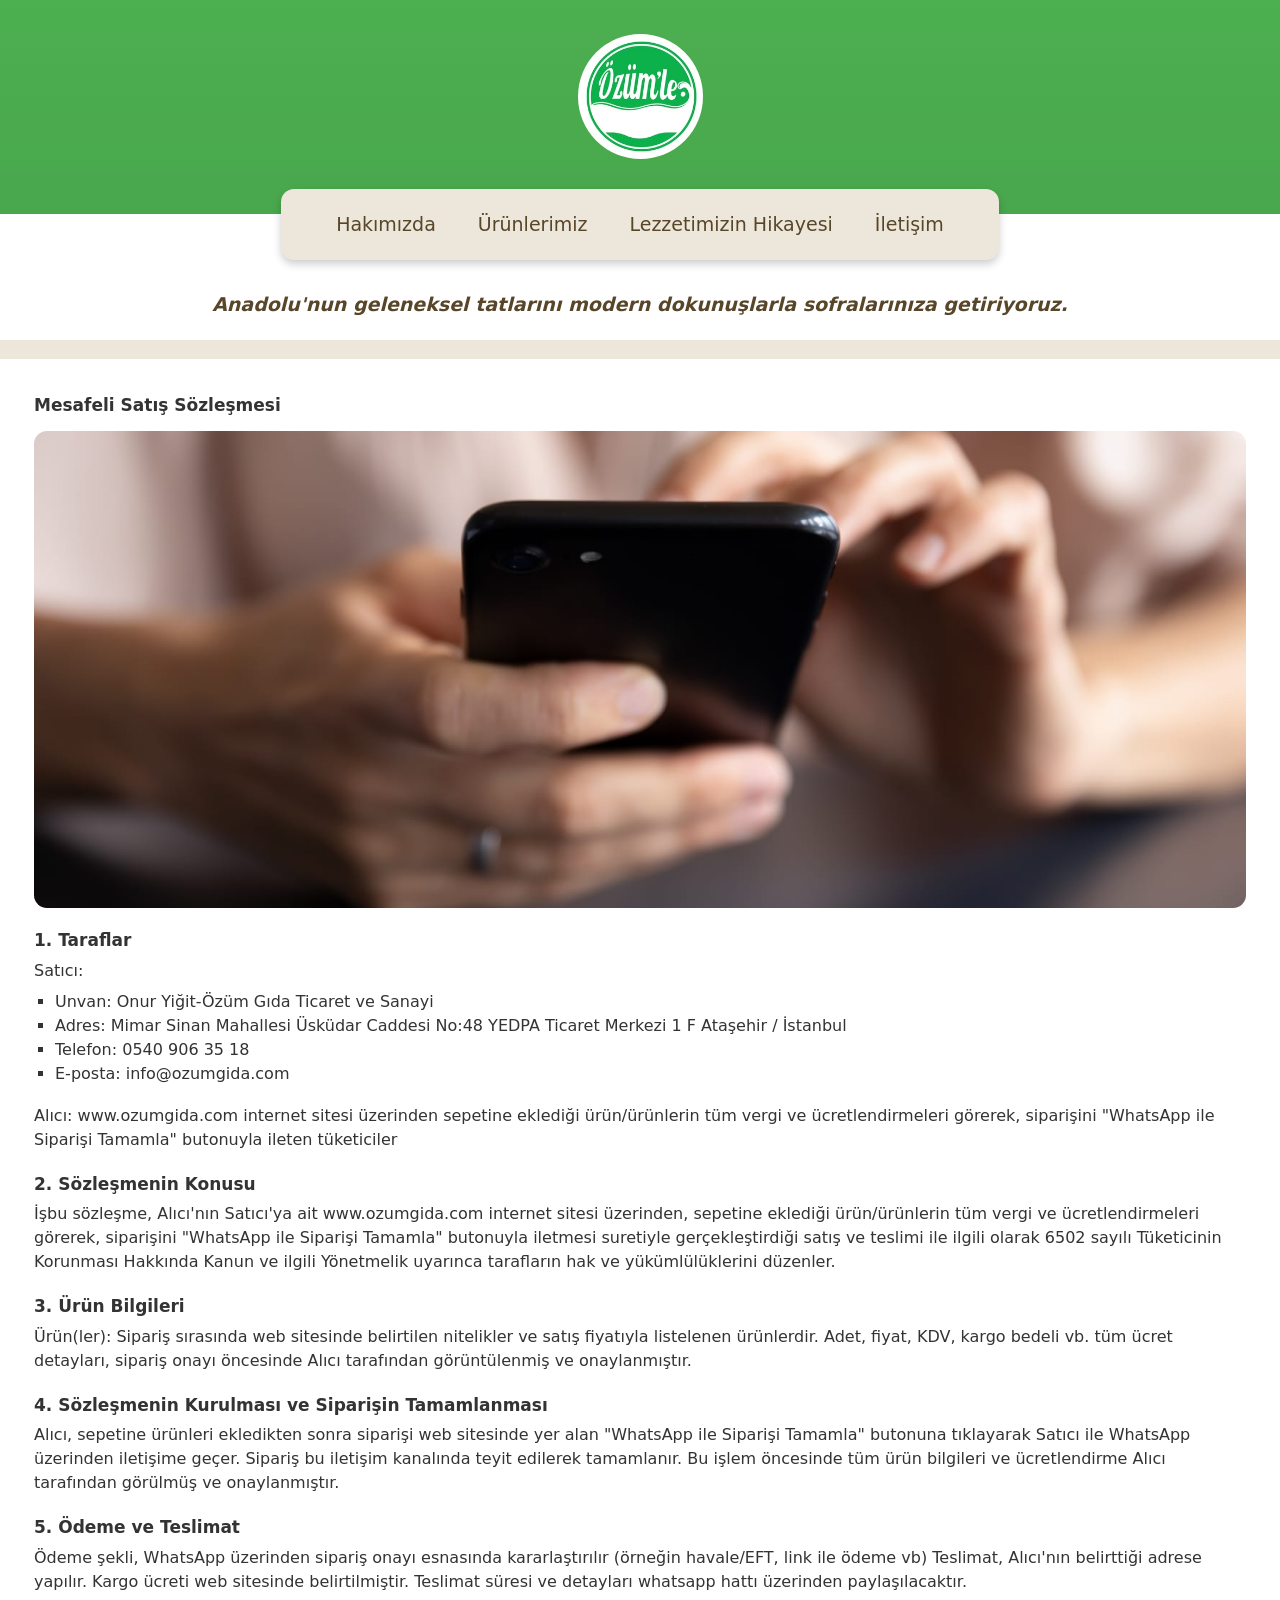
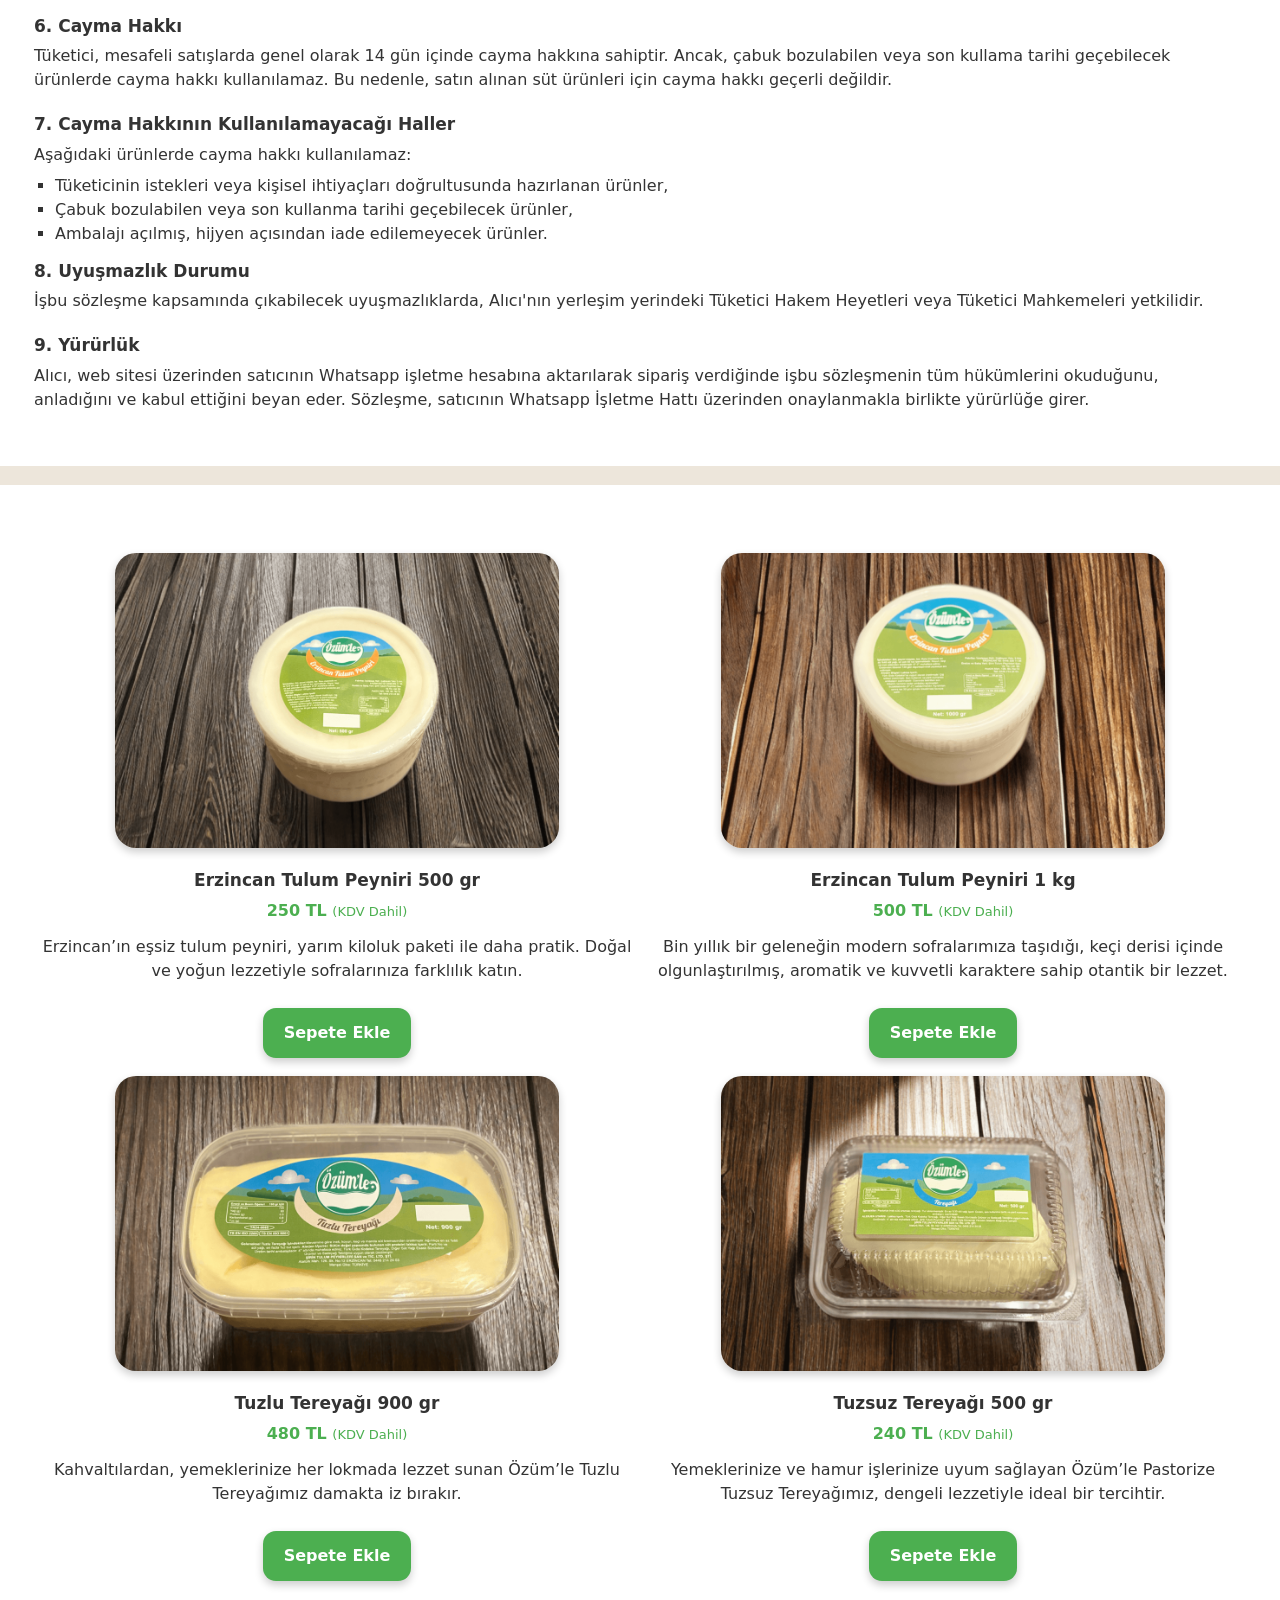
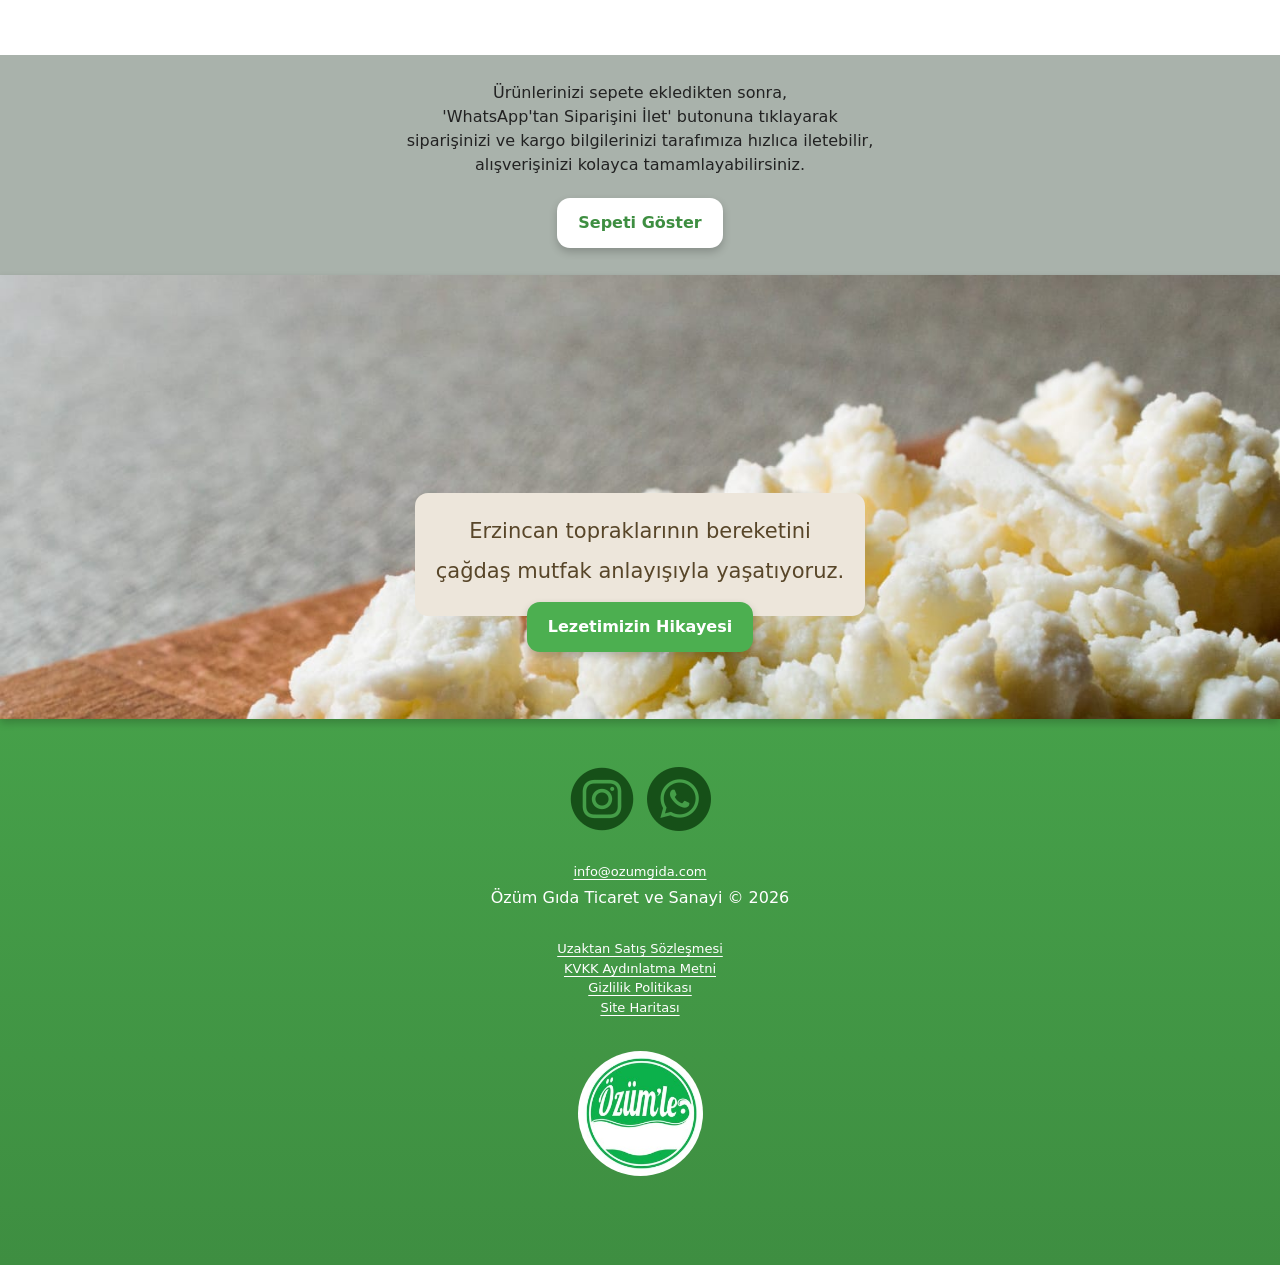
<file: satis-sozlesmesi.html>
<!DOCTYPE html><html lang="tr"><head><meta charset="UTF-8"><meta name="viewport" content="width=device-width, initial-scale=1.0"><title>Mesafeli Satış Sözleşmesi | Özüm'le Yasal Bilgiler</title><meta name="description" content="Alışverişiniz sırasında haklarınızı ve sorumluluklarımızı açıkça belirten mesafeli satış sözleşmemizi inceleyebilirsiniz."><meta name="keywords" content="Gıda ürünleri satış sözleşmesi, yasal tüketici hakları, e-ticarette tüketici koruması, peynir alışverişi yasal şartlar"><link rel="stylesheet" href="/static/site.css"/><link rel="icon" href="/favicon.png" type="image/png"/></head><body><div id="loading">loading...</div><script src="/static/site.js"></script></body></html>
</file>
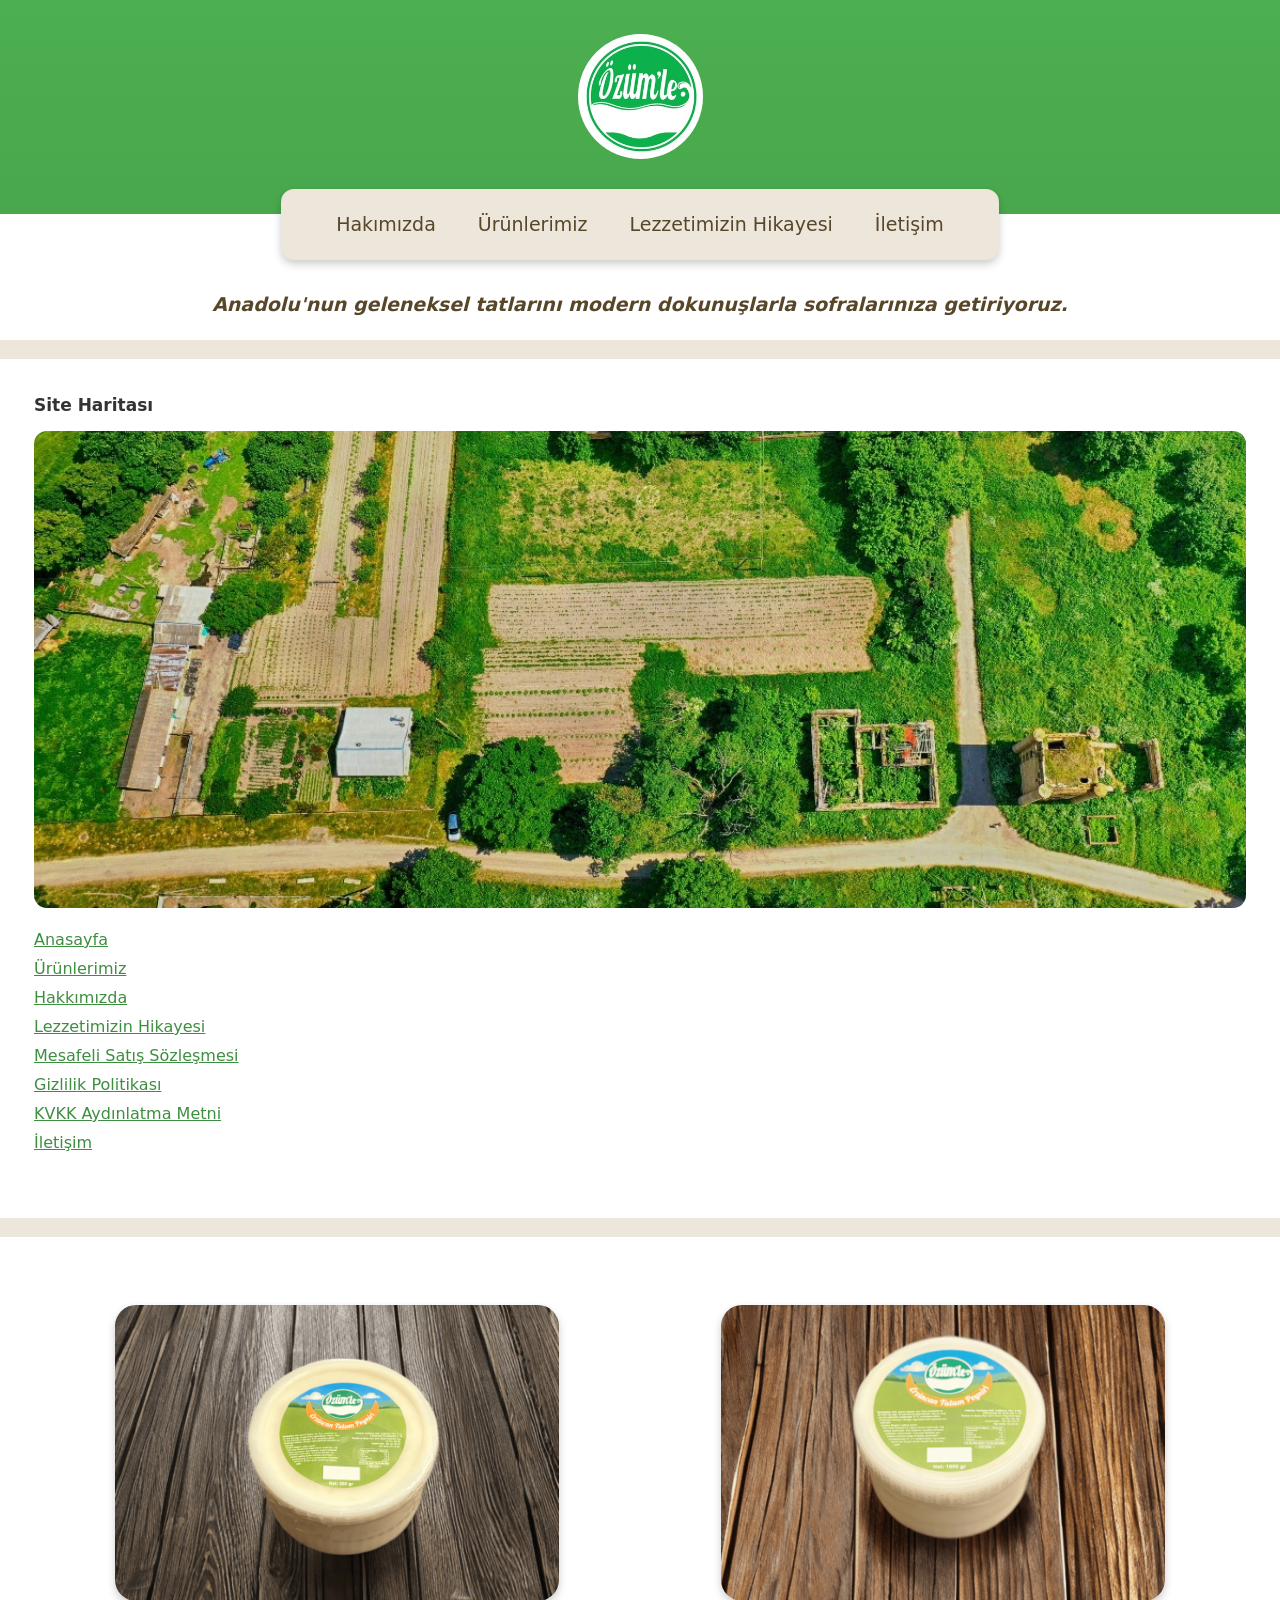
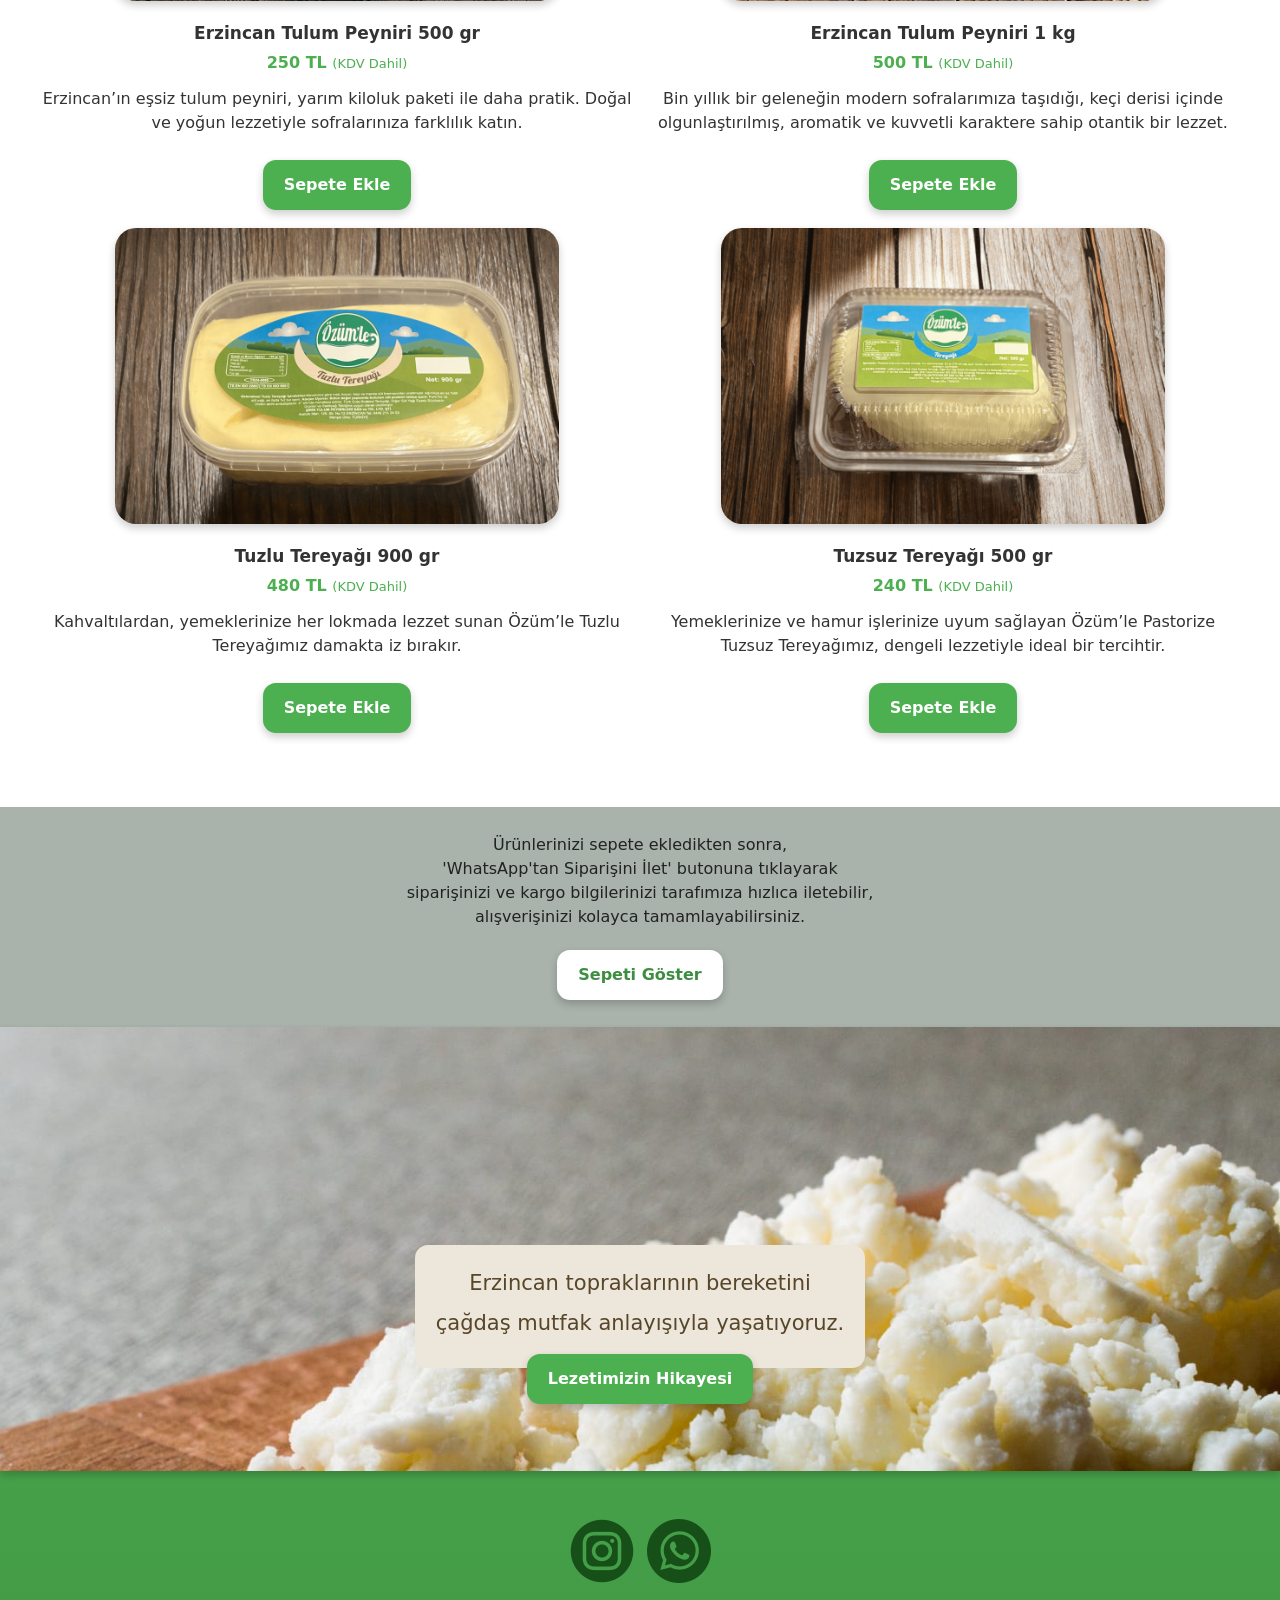
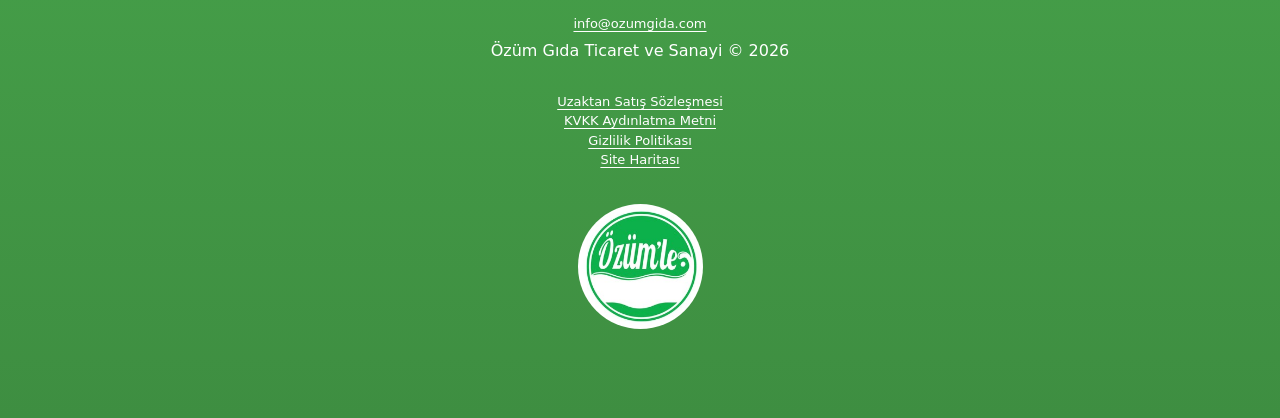
<file: site-haritasi.html>
<!DOCTYPE html><html lang="tr"><head><meta charset="UTF-8"><meta name="viewport" content="width=device-width, initial-scale=1.0"><title>Site Haritası | Özüm'le Web Sitesi Rehberi</title><meta name="description" content="Özüm'le web sitemizdeki tüm sayfalara tek bir yerden hızlıca erişin. Aradığınız bilgilere kolayca ulaşmanız için tasarlanmış site haritamız."><meta name="keywords" content="Özümle site haritası, Erzincan ürünleri web sitesi navigasyonu, yöresel gıda sitesi rehberi, peynir alışveriş sitesi yapısı"><link rel="stylesheet" href="/static/site.css"/><link rel="icon" href="/favicon.png" type="image/png"/></head><body><div id="loading">loading...</div><script src="/static/site.js"></script></body></html>
</file>
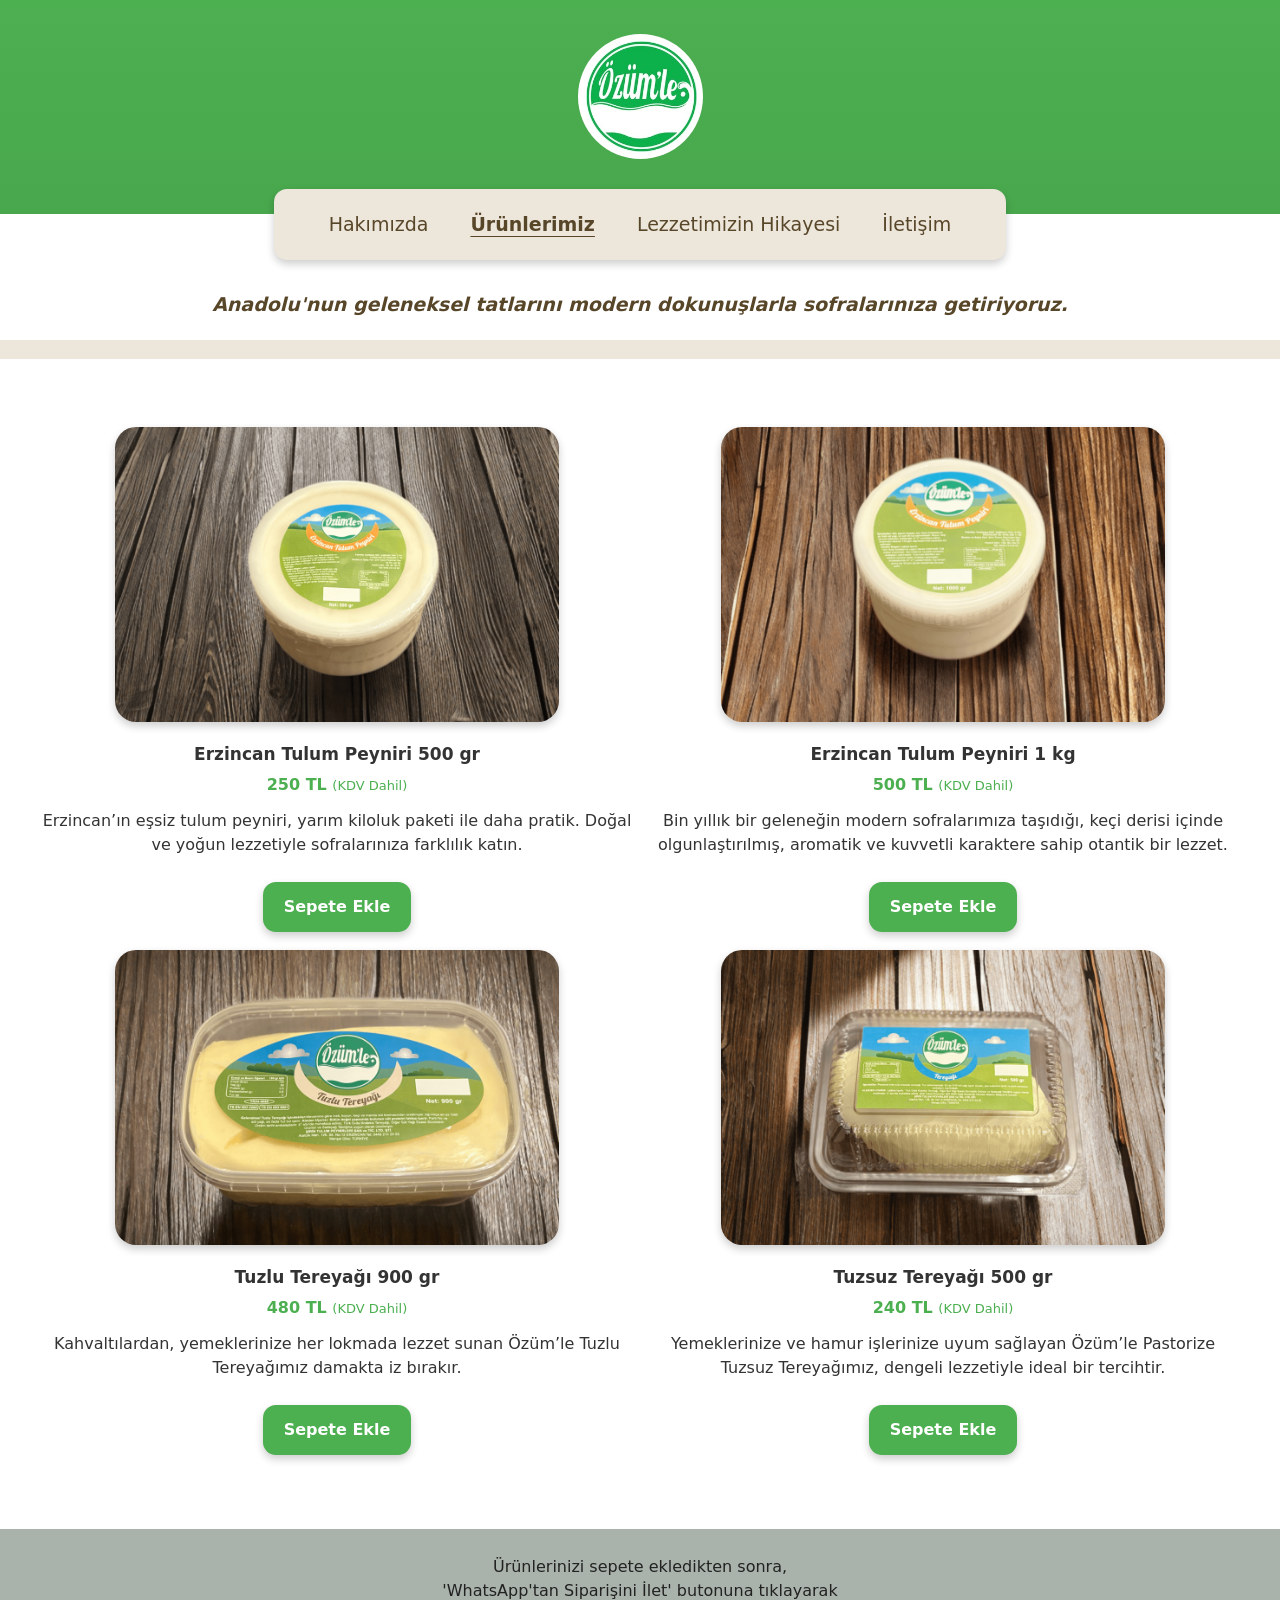
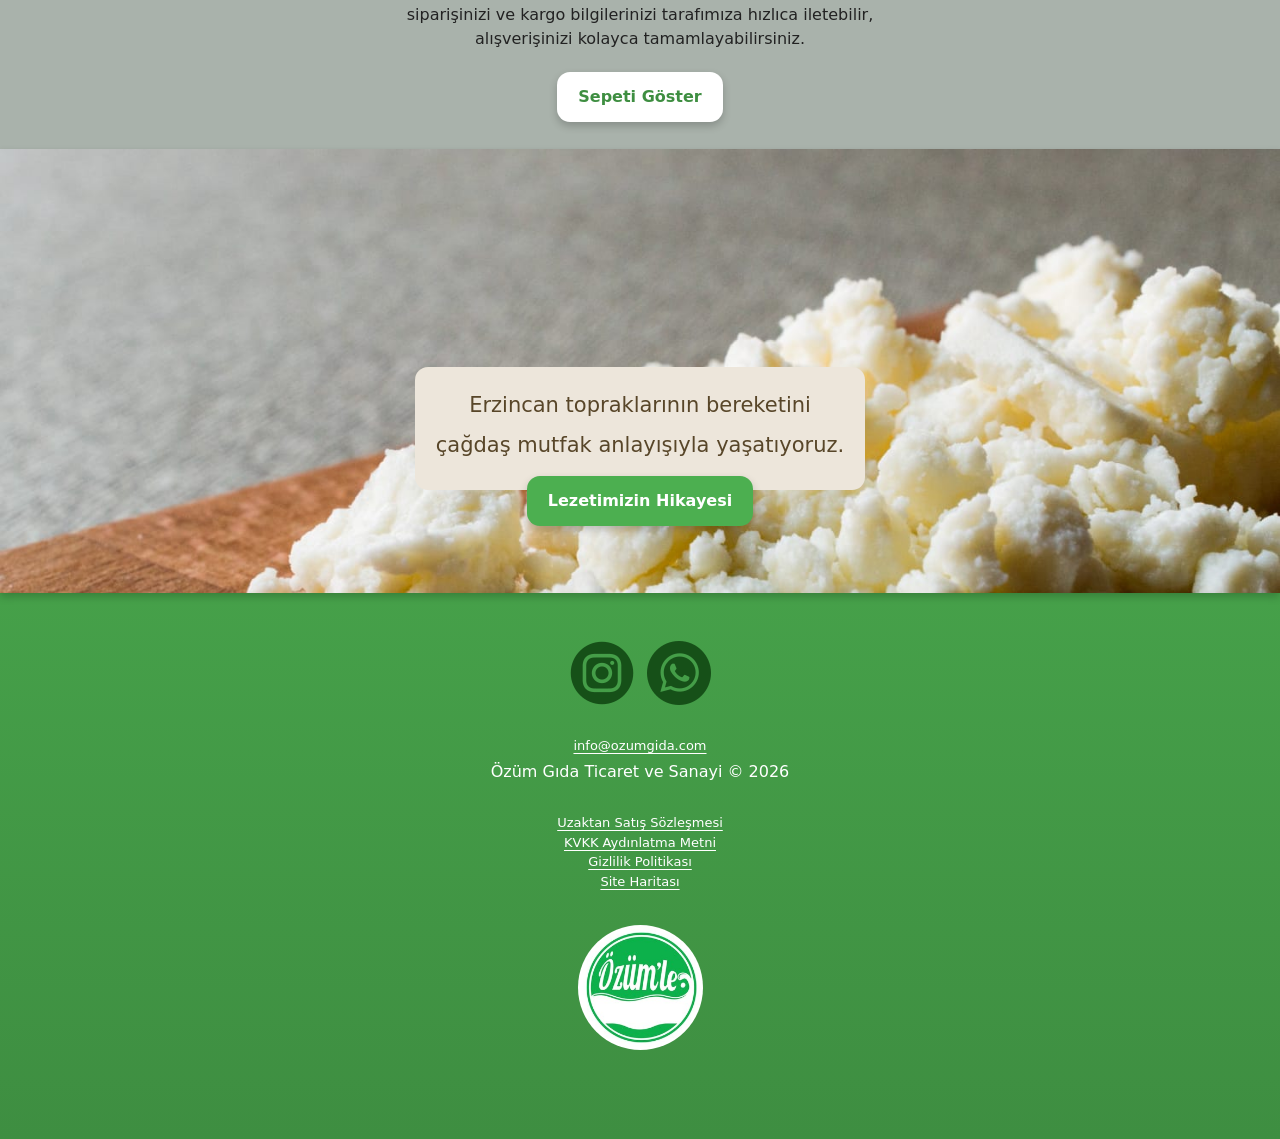
<file: urunlerimiz.html>
<!DOCTYPE html><html lang="tr"><head><meta charset="UTF-8"><meta name="viewport" content="width=device-width, initial-scale=1.0"><title>Özüm'le Ürünlerimiz | Erzincan Lezzetleri</title><meta name="description" content="Erzincan Tulum Peyniri'nin eşsiz lezzetini keşfedin. Yüksek rakımlı yaylaların otlarıyla beslenen hayvanlardan elde edilen sütlerle, geleneksel yöntemlerle üretilen peynirlerimiz, sofralarınıza doğallık ve zenginlik katıyor."><meta name="keywords" content="Erzincan Tulum Peyniri, geleneksel peynir, el yapımı peynir, doğal tulum peyniri, erzincan yöresel ürünleri"><link rel="stylesheet" href="/static/site.css"/><link rel="icon" href="/favicon.png" type="image/png"/></head><body><div id="loading">loading...</div><script src="/static/site.js"></script></body></html>
</file>
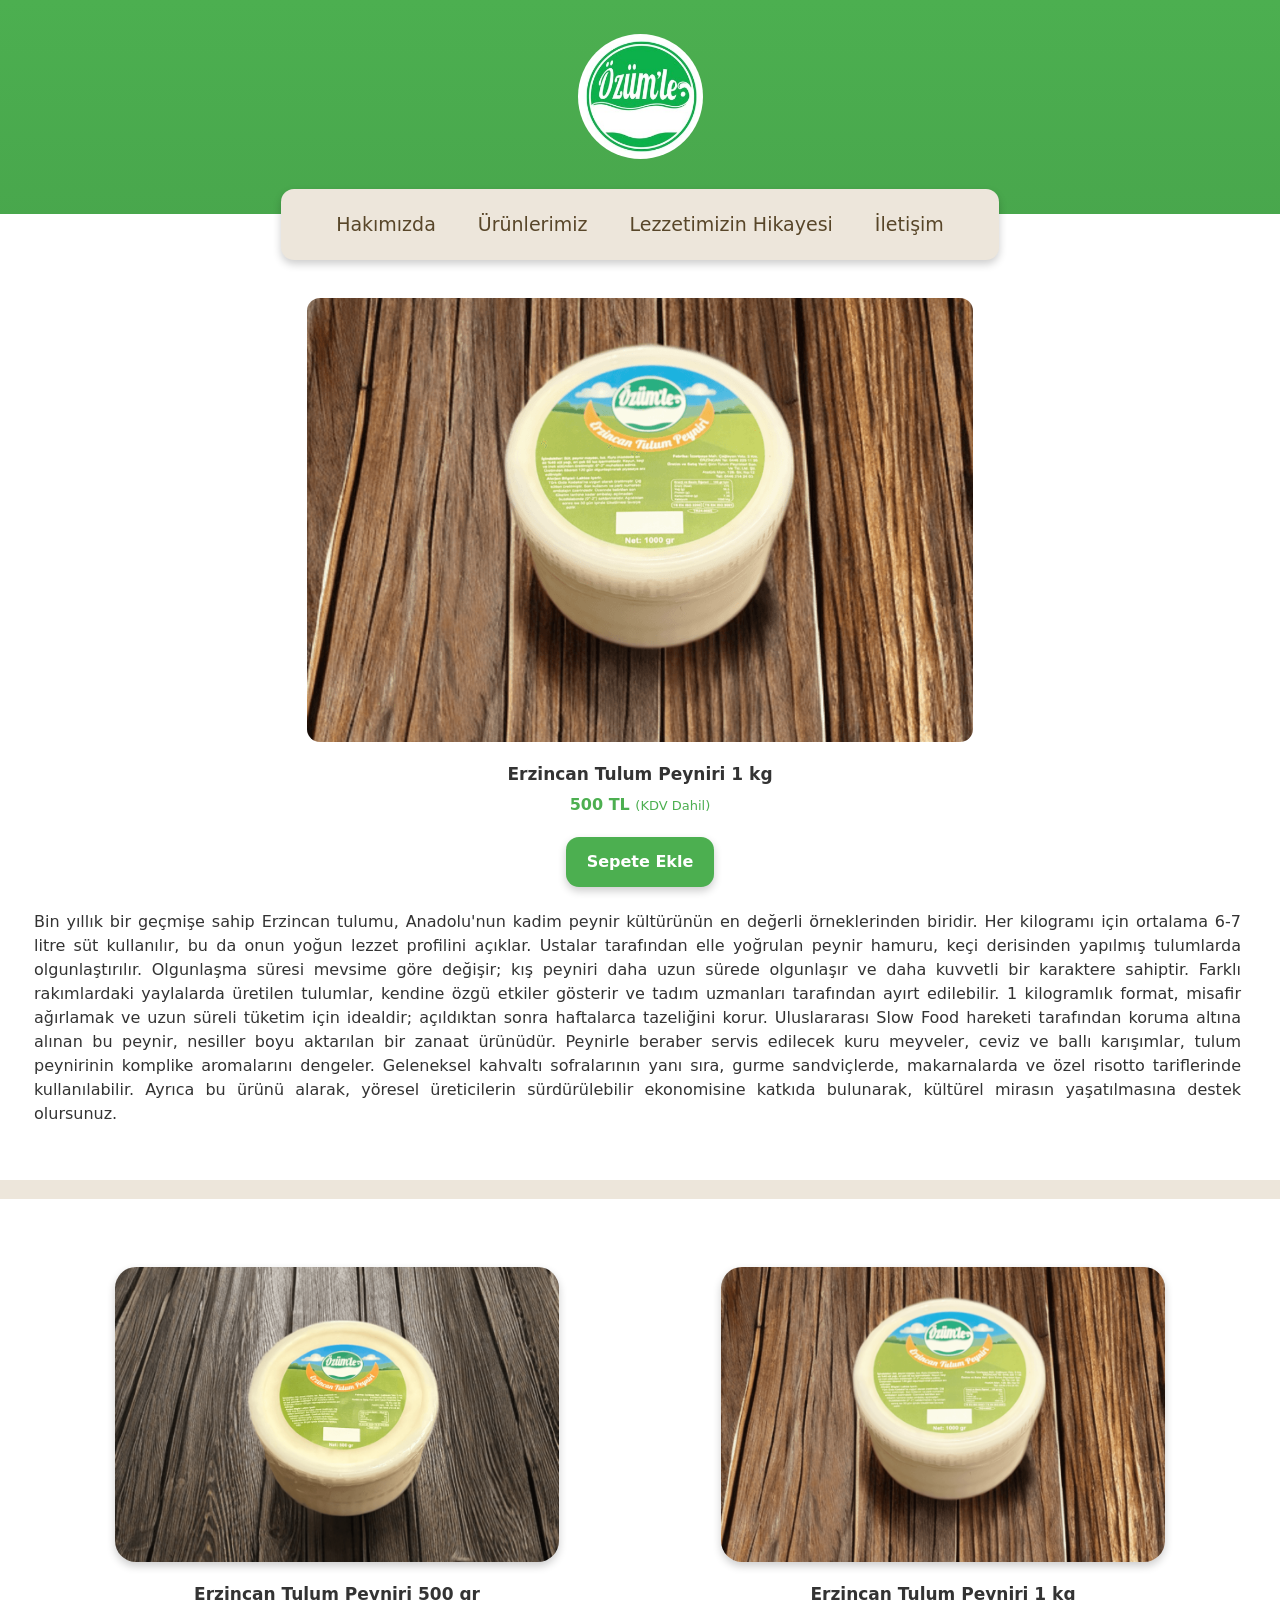
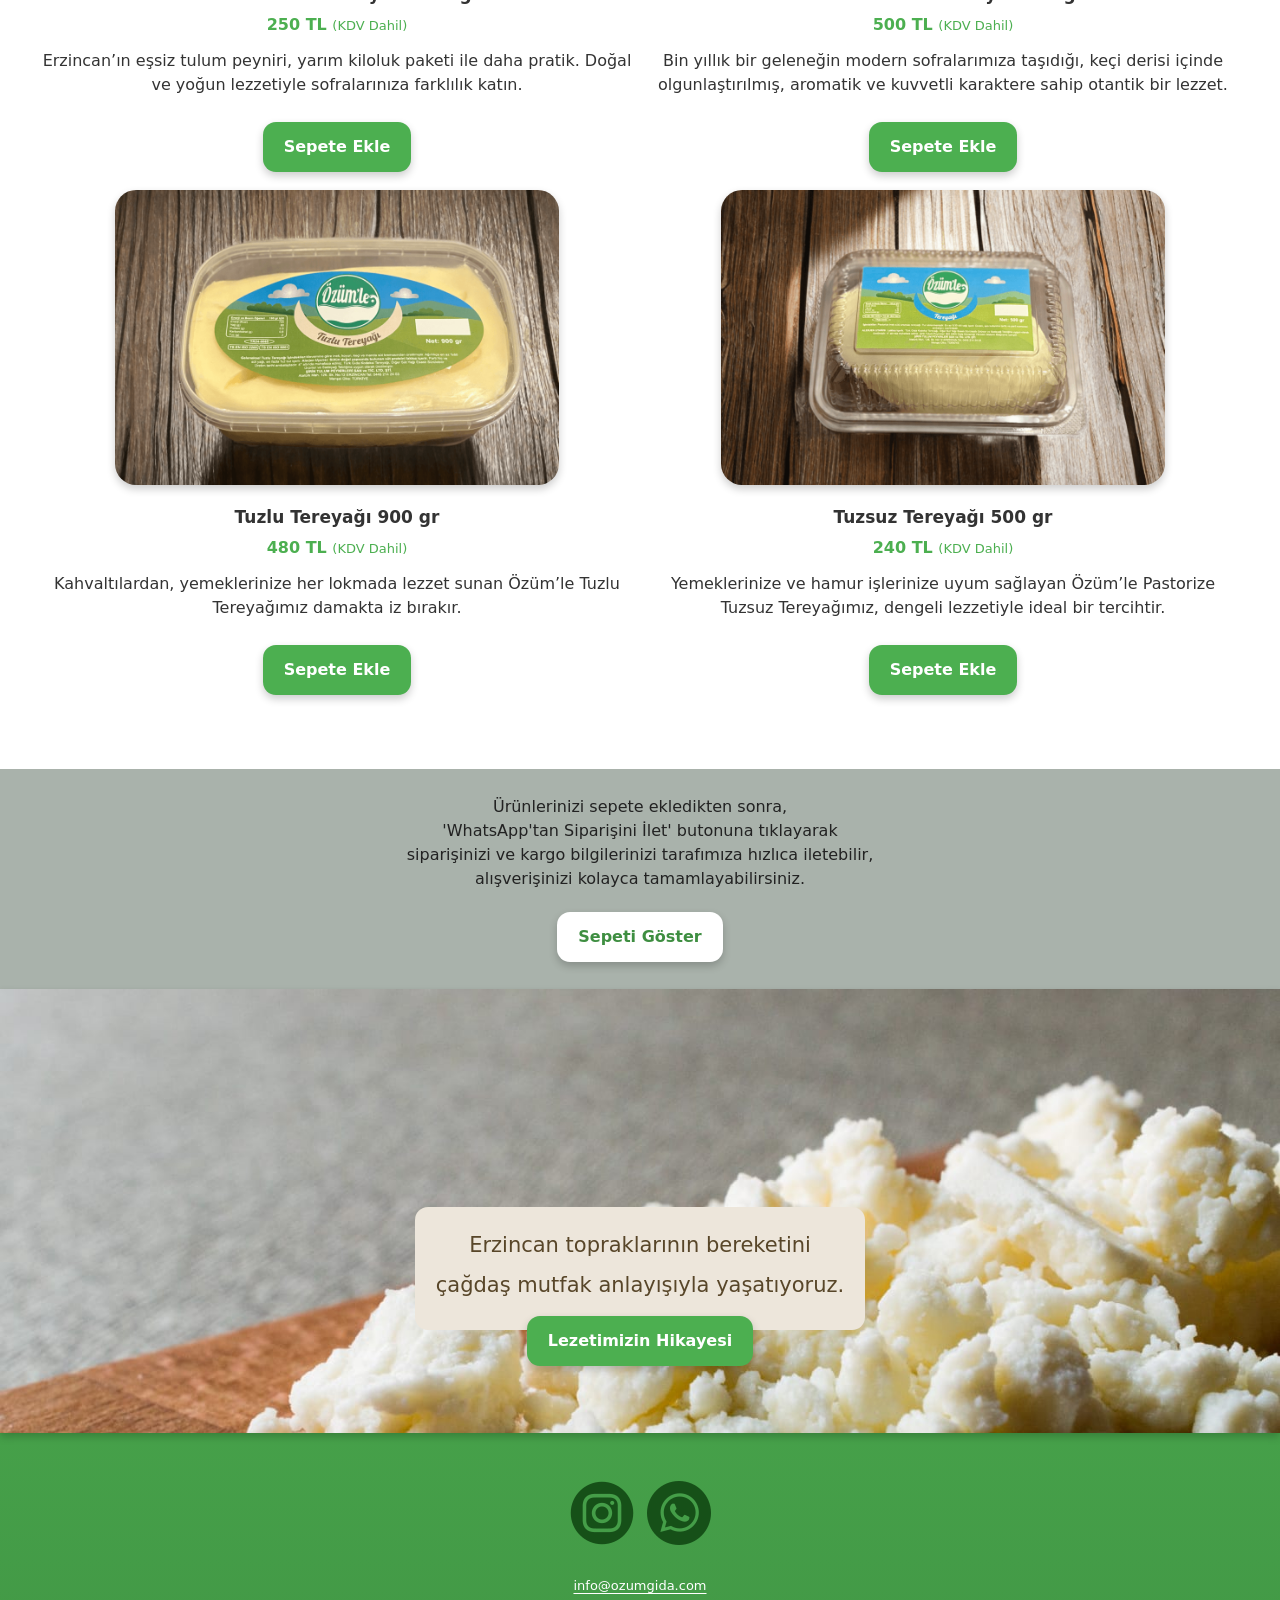
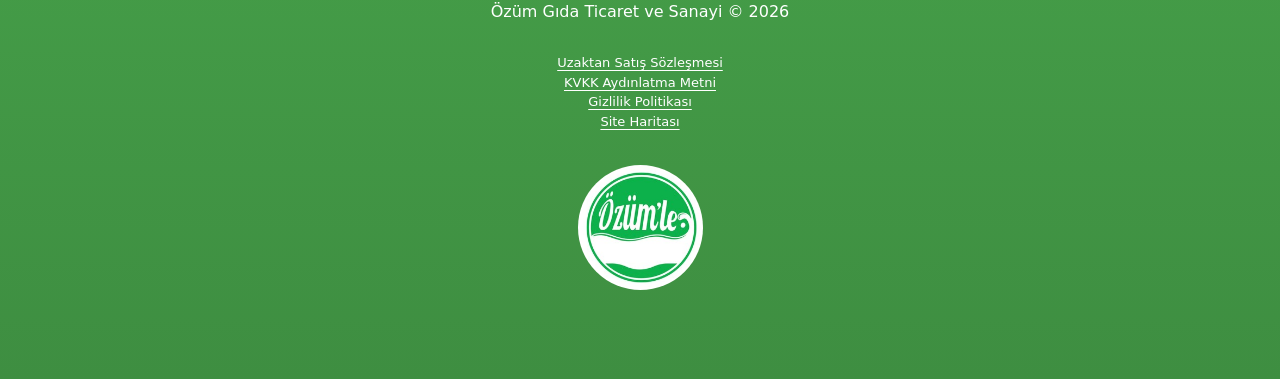
<file: products/erzincan-tulum-peyniri-1000gr.html>
<!DOCTYPE html><html lang="tr"><head><meta charset="UTF-8"><meta name="viewport" content="width=device-width, initial-scale=1.0"><title>Erzincan Tulum Peyniri 1 kg | Özüm'le</title><meta name="description" content="Munzur Dağları'nın endemik bitkileriyle beslenen hayvanların sütünden üretilen, tam 1 kilogramlık gerçek Erzincan tulumu deneyimi."><meta name="keywords" content="Erzincan tulum peyniri, kilo tulum peyniri, Slow Food, keçi derisi tulumu, 1 kg peynir, Anadolu peynir kültürü, zanaatkâr ürün, Özüm'le gıda, gurme peynir, doğal olgunlaştırılmış"><link rel="stylesheet" href="/static/site.css"/><link rel="icon" href="/favicon.png" type="image/png"/></head><body><div id="loading">loading...</div><script src="/static/site.js"></script></body></html>
</file>
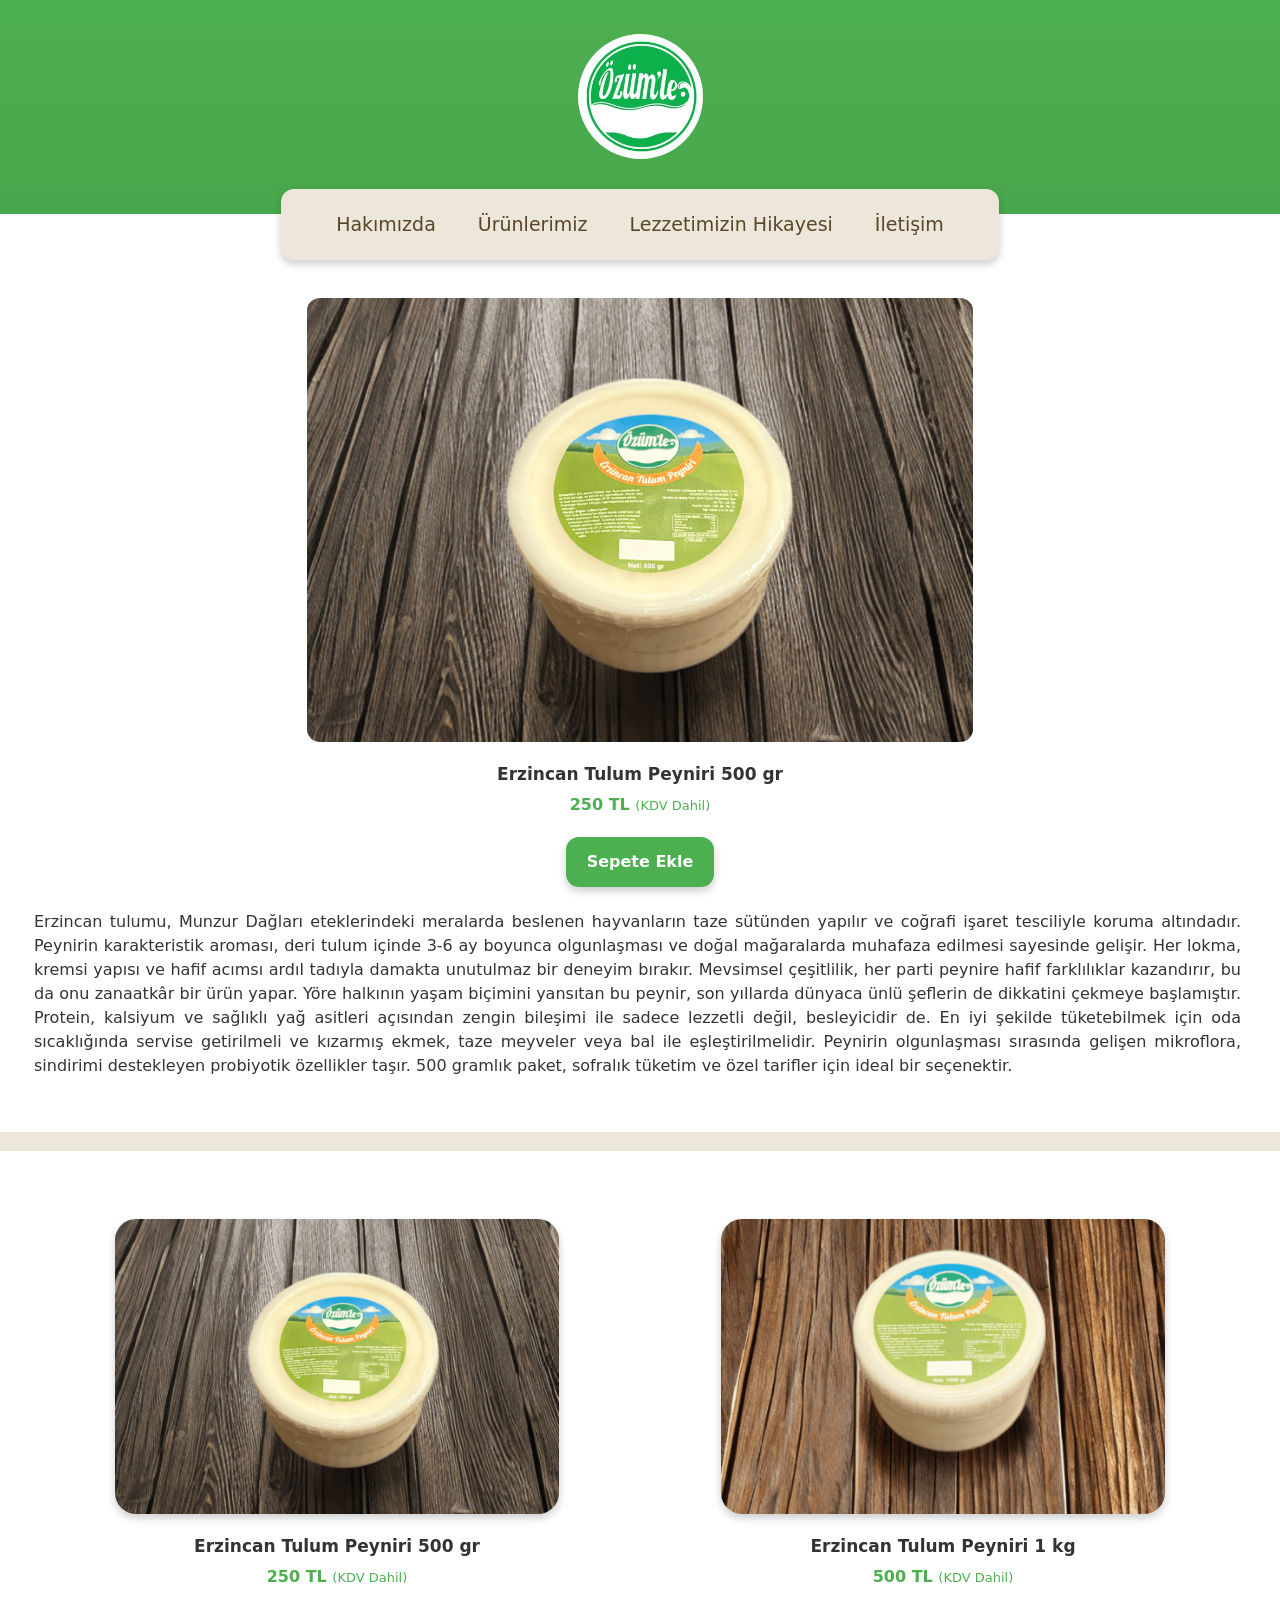
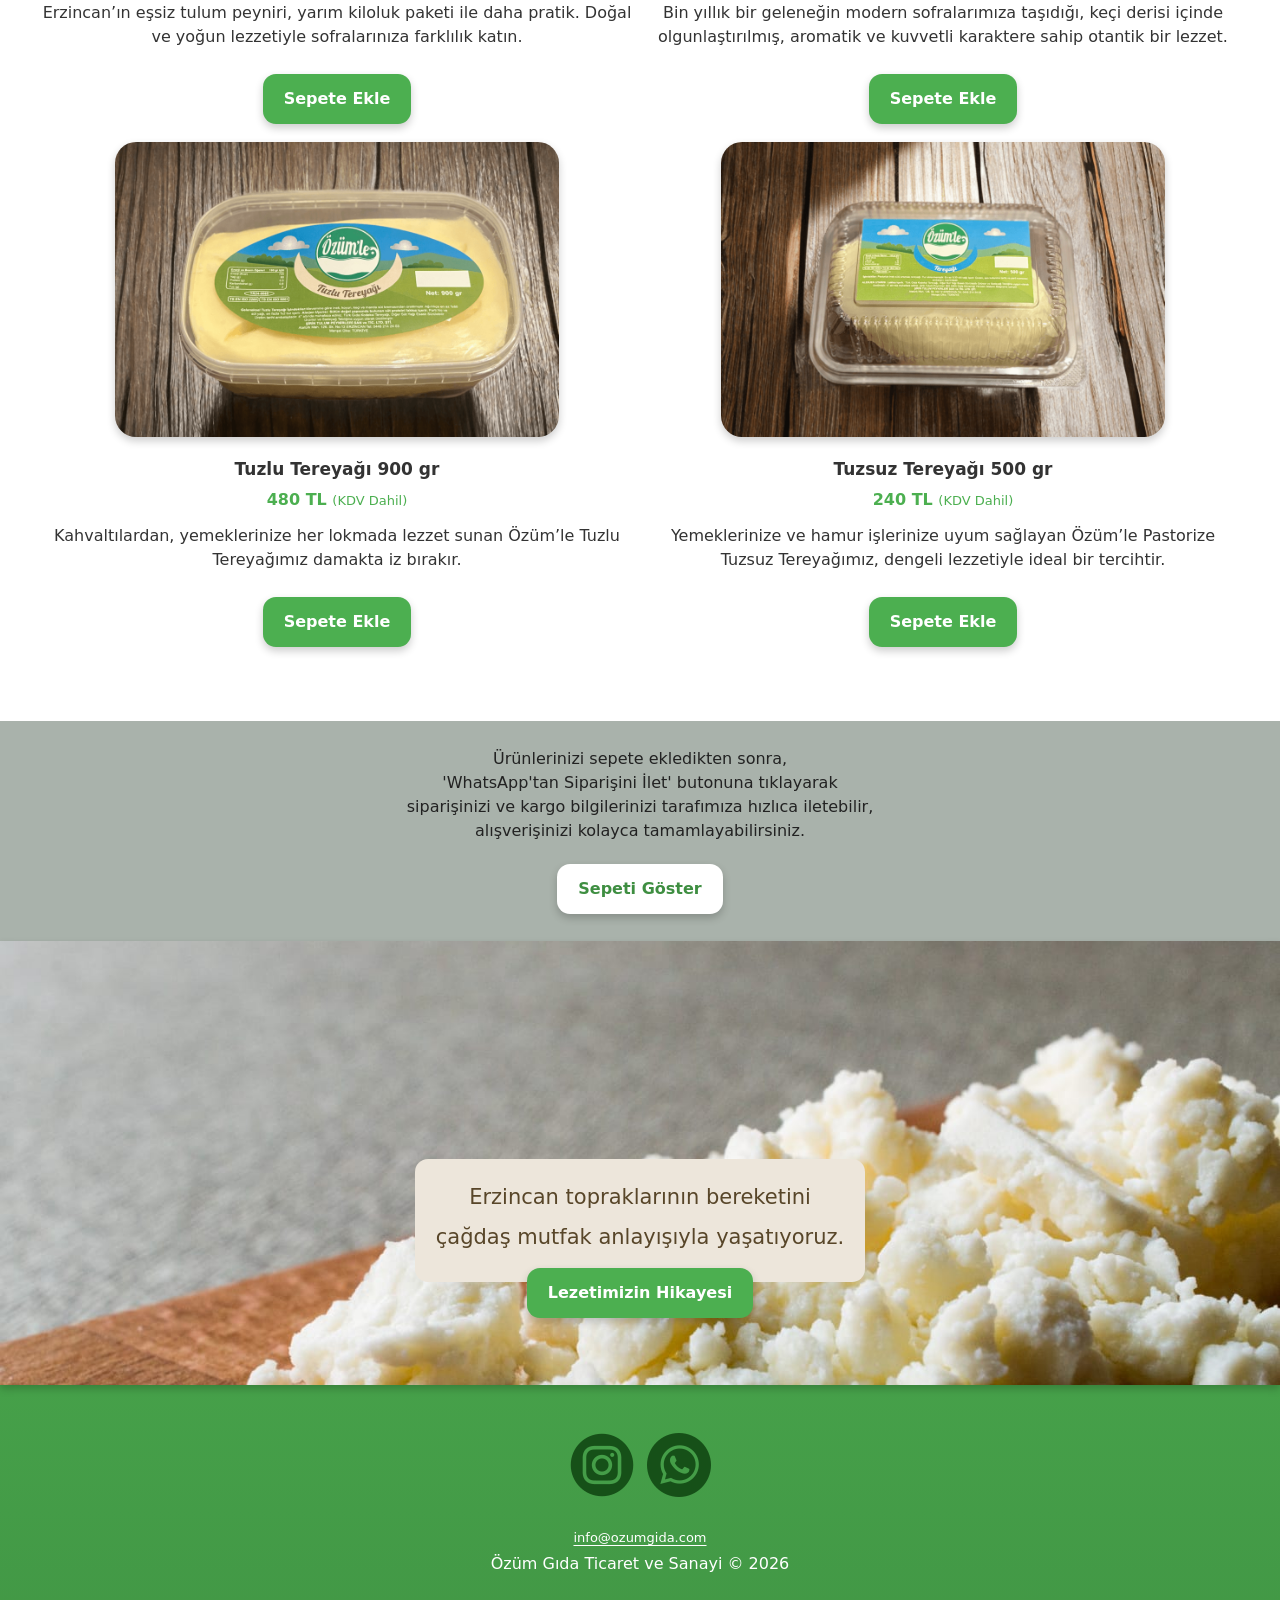
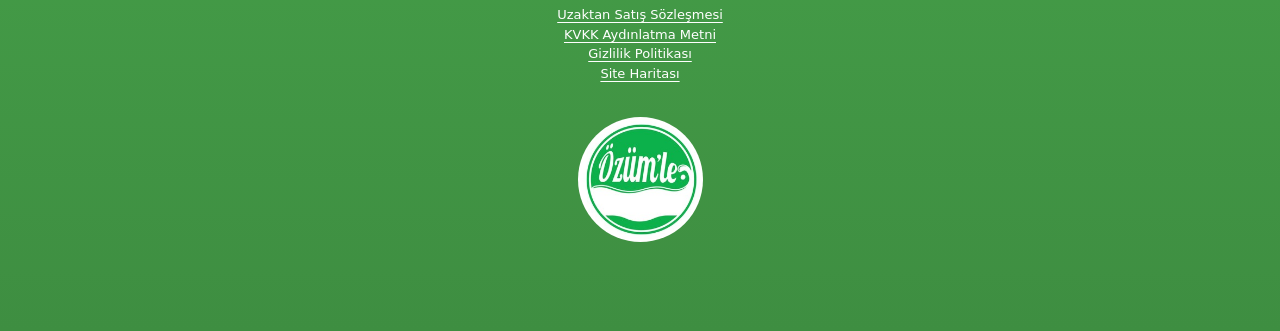
<file: products/erzincan-tulum-peyniri-500gr.html>
<!DOCTYPE html><html lang="tr"><head><meta charset="UTF-8"><meta name="viewport" content="width=device-width, initial-scale=1.0"><title>Erzincan Tulum Peyniri 500 gr | Özüm'le</title><meta name="description" content="Kendine has keskin aroması ve kremsi dokusuyla, asırlık bir geleneğin ürünü olan Erzincan tulum peyniri, coğrafi işaretli özel bir lezzet."><meta name="keywords" content="Erzincan tulum peyniri, coğrafi işaretli peynir, 500 gr tulum peyniri, geleneksel peynir, Munzur Dağları peyniri, organik peynir, doğal fermantasyon, Özüm'le gıda, Anadolu lezzeti, probiyotik peynir"><link rel="stylesheet" href="/static/site.css"/><link rel="icon" href="/favicon.png" type="image/png"/></head><body><div id="loading">loading...</div><script src="/static/site.js"></script></body></html>
</file>
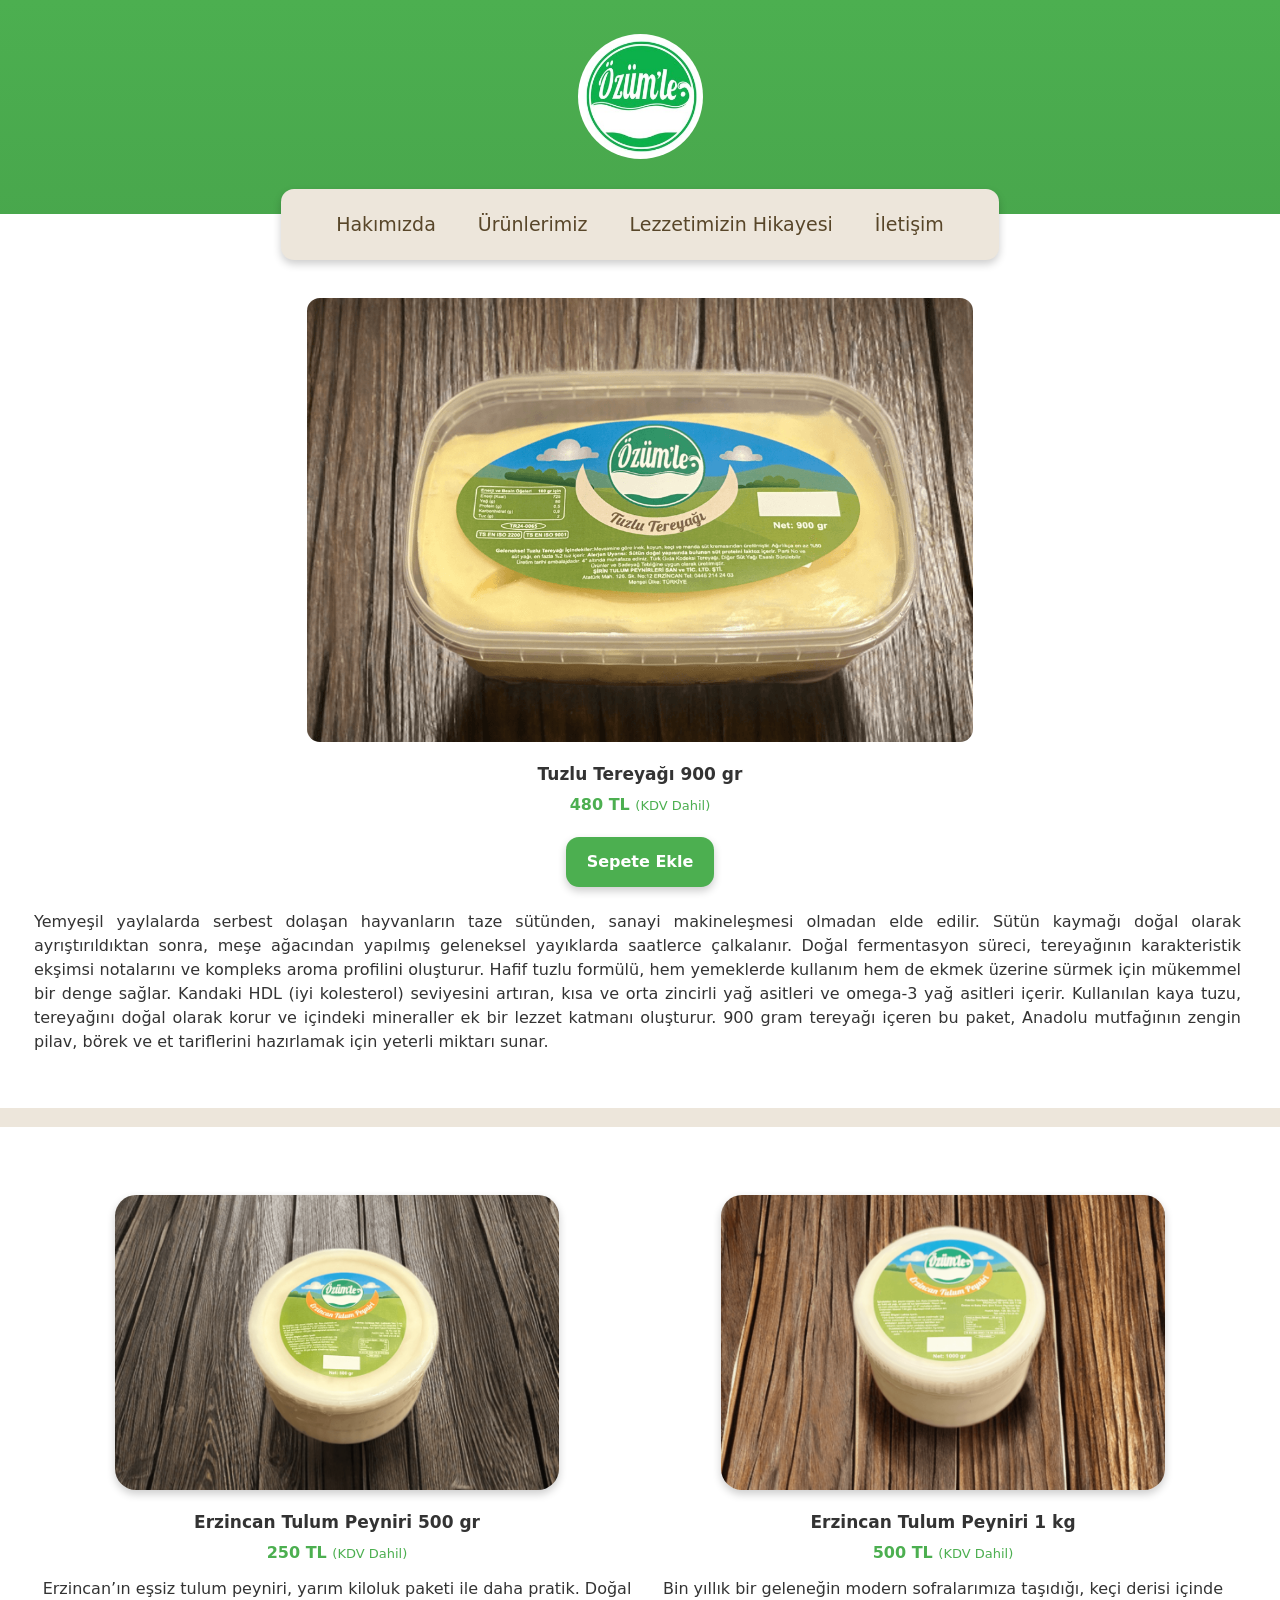
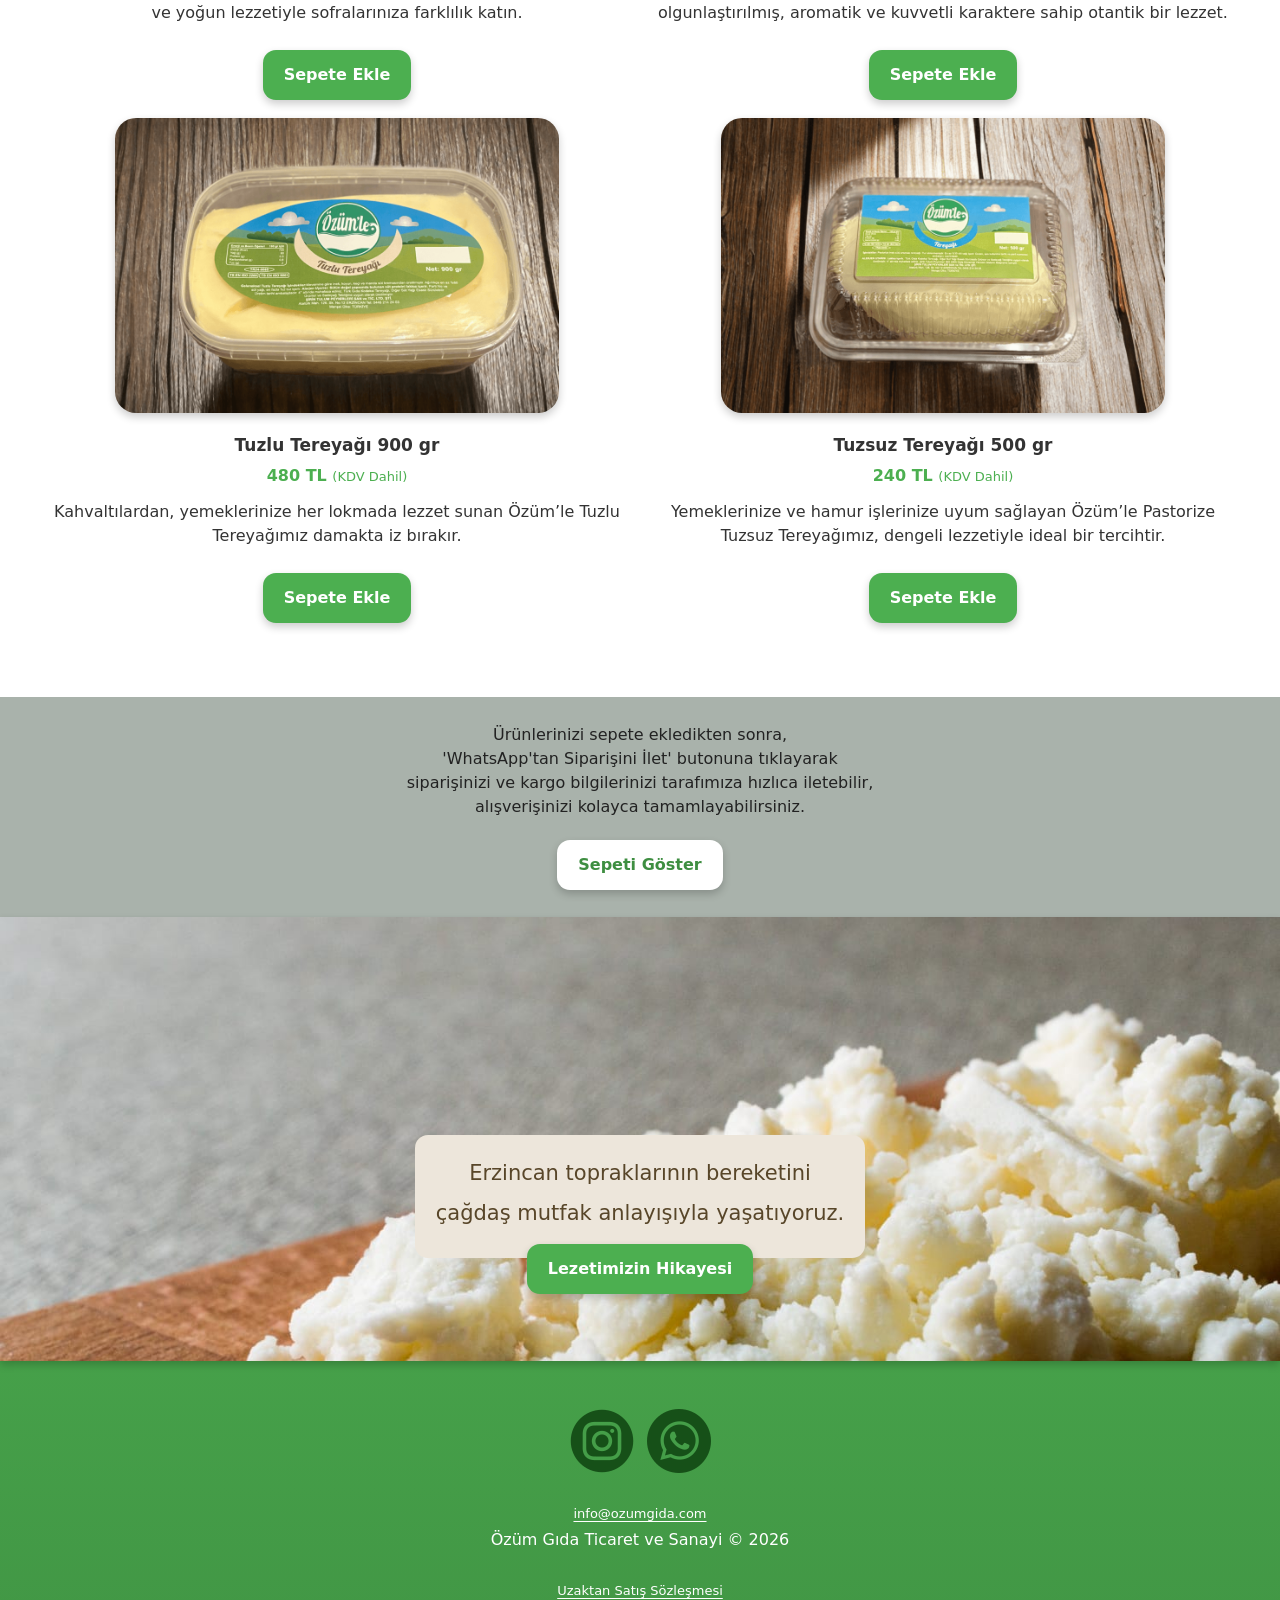
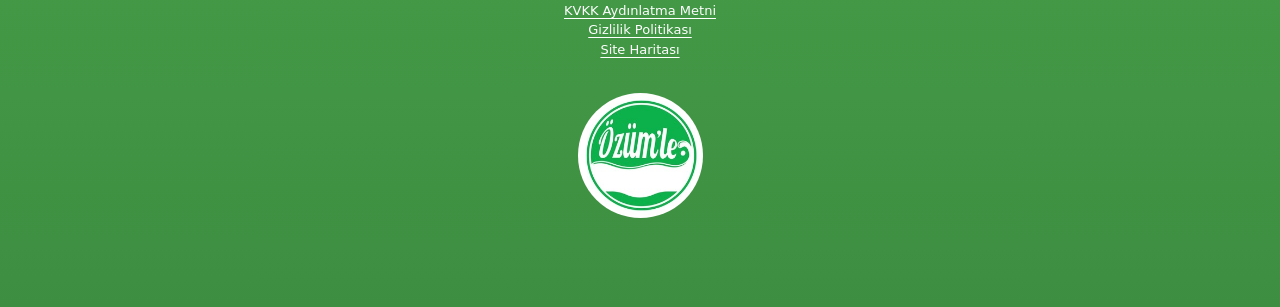
<file: products/tuzlu-tereyagi-900gr.html>
<!DOCTYPE html><html lang="tr"><head><meta charset="UTF-8"><meta name="viewport" content="width=device-width, initial-scale=1.0"><title>Tuzlu Tereyağı 900 gr | Özüm'le</title><meta name="description" content="Taş değirmenlerde öğütülen deniz tuzuyla harmanlanmış, ateşte pişen her yemeğe derinlik katan, geleneksel usullerle hazırlanan hakiki tereyağı."><meta name="keywords" content="Tuzlu tereyağı, yemeklik tereyağı, tahta yayık tereyağı, kaya tuzlu tereyağı, geleneksel tereyağı, 900 gr tereyağı, Anadolu mutfağı, börek tereyağı, Özüm'le tereyağı, doğal fermente"><link rel="stylesheet" href="/static/site.css"/><link rel="icon" href="/favicon.png" type="image/png"/></head><body><div id="loading">loading...</div><script src="/static/site.js"></script></body></html>
</file>
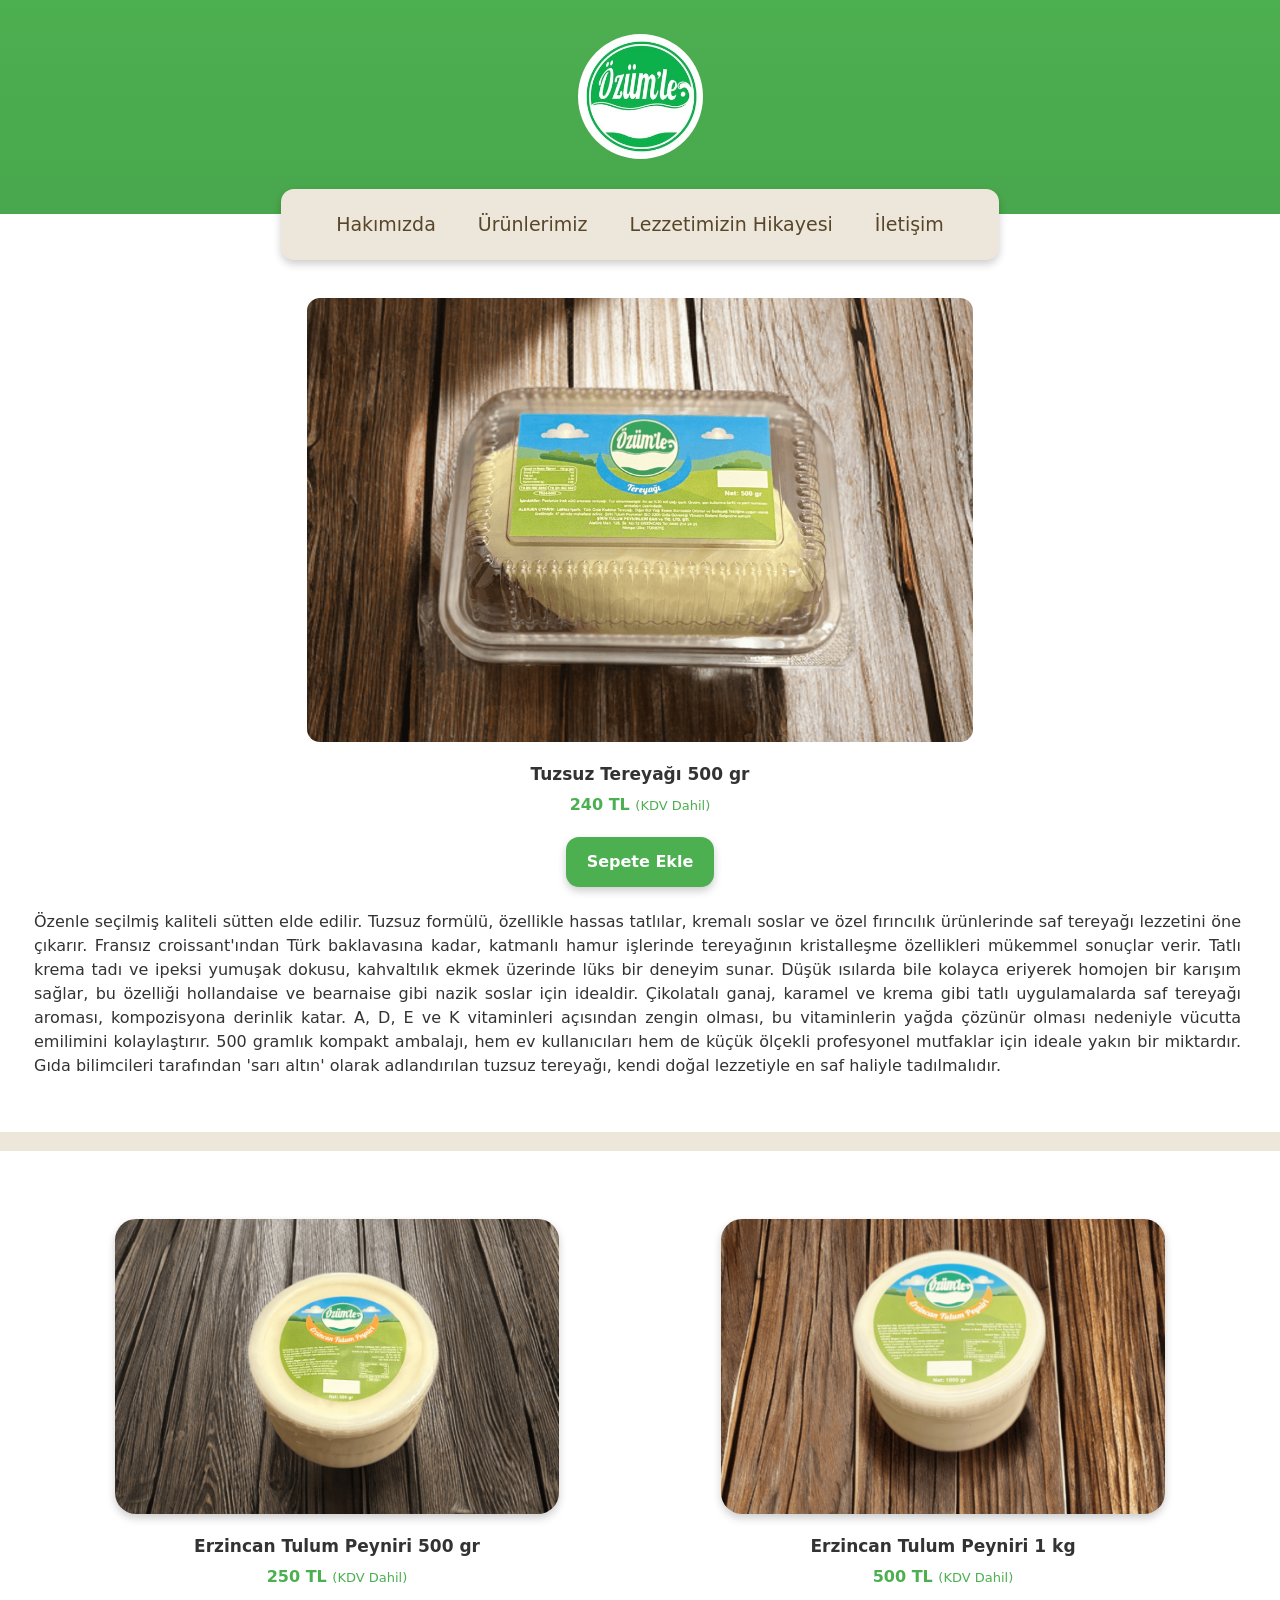
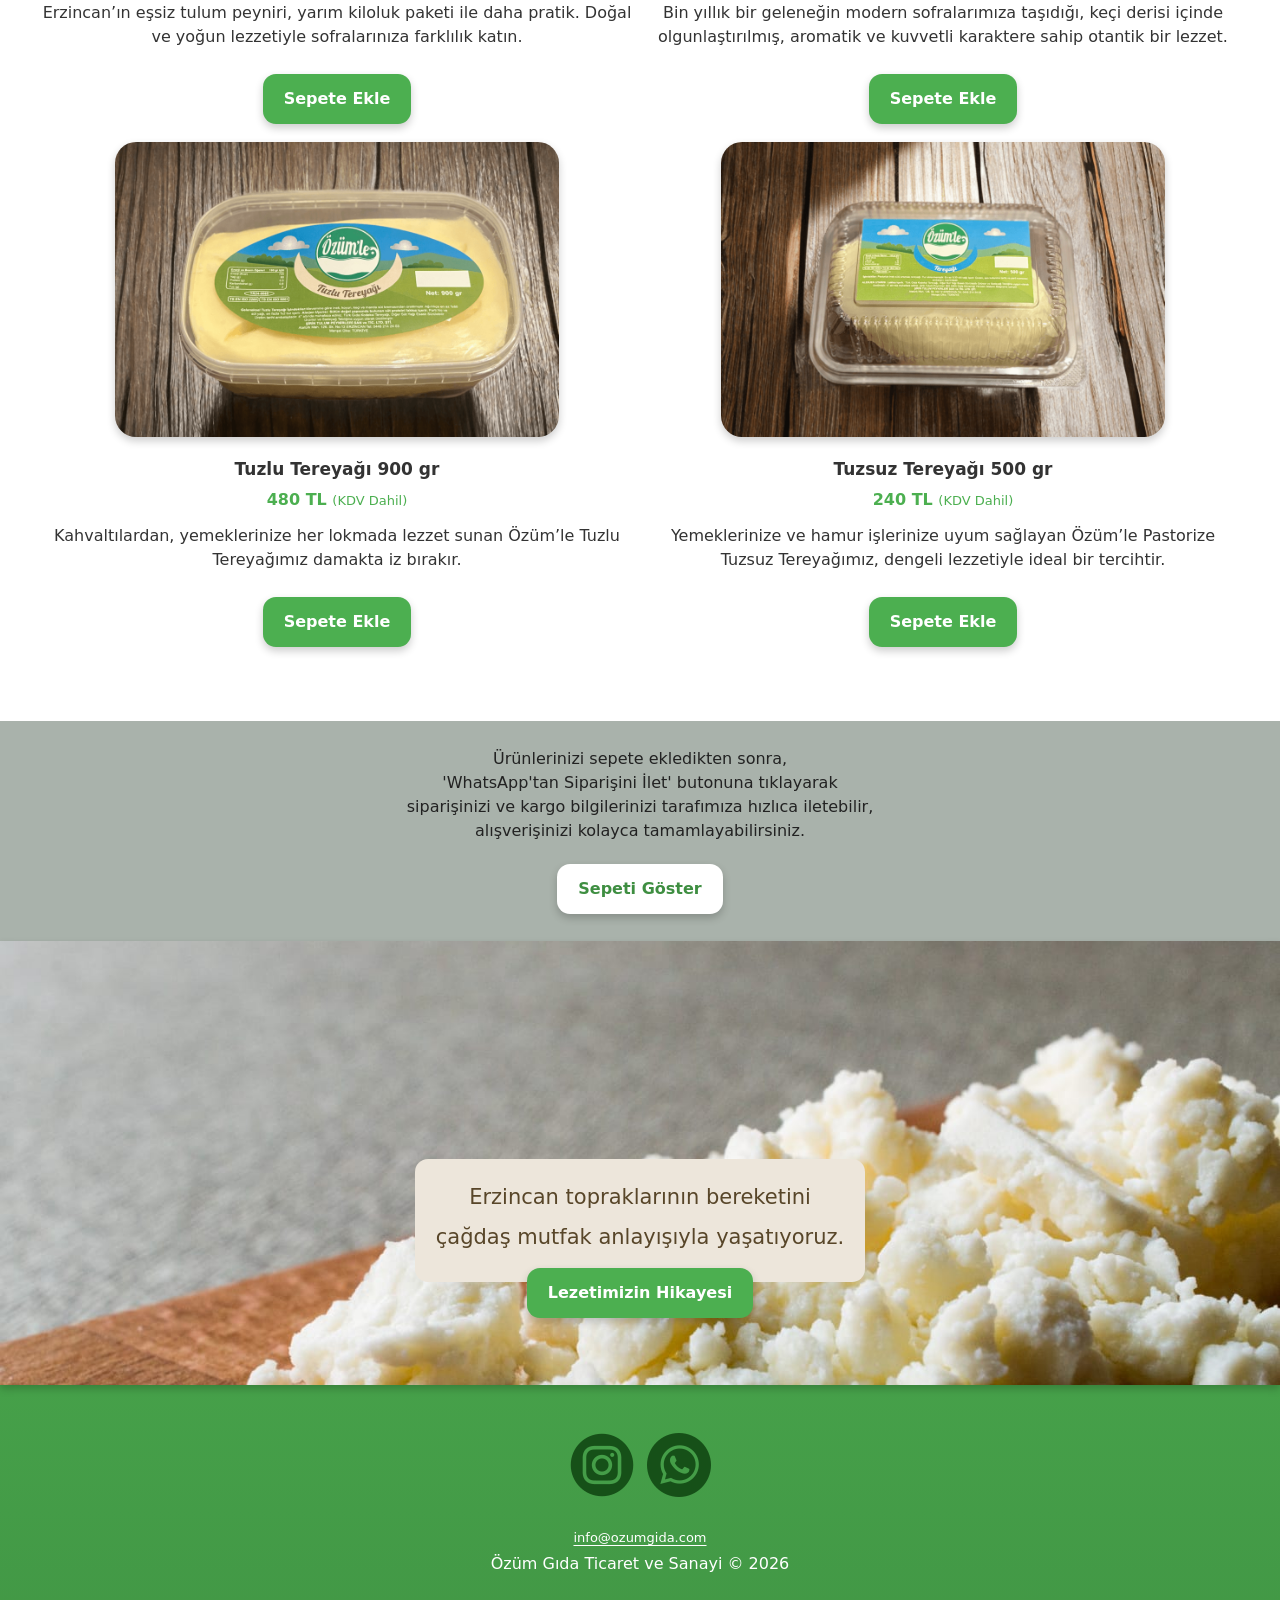
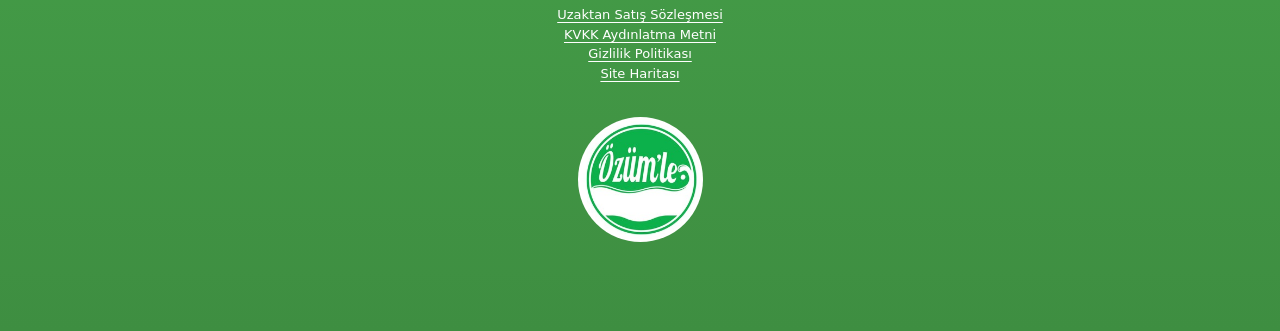
<file: products/tuzsuz-tereyagi-500gr.html>
<!DOCTYPE html><html lang="tr"><head><meta charset="UTF-8"><meta name="viewport" content="width=device-width, initial-scale=1.0"><title>Tuzsuz Tereyağı 500 gr | Özüm'le</title><meta name="description" content="Hiçbir katkı maddesi içermeyen, Fransız usulü yağlı hamur işlerinden Türk baklavasına kadar tüm özel tariflerinizi taçlandıracak premium tuzsuz tereyağı."><meta name="keywords" content="Tuzsuz tereyağı, pastacılık tereyağı, baklava tereyağı, patisserie tereyağı, kremsi tereyağı, saf tereyağı, 500 gr tereyağı, Özüm'le tereyağı, doğal krema, premium tereyağı"><link rel="stylesheet" href="/static/site.css"/><link rel="icon" href="/favicon.png" type="image/png"/></head><body><div id="loading">loading...</div><script src="/static/site.js"></script></body></html>
</file>
<file: static/site.css>
*,
*::before,
*::after {
  box-sizing: border-box;
  scrollbar-width: thin;
  scrollbar-color: #4CAF50 #fff;
}

html,
body,
header,
main,
footer,
div,
menu,
nav,
ul,
li,
h1,
h2,
h3,
em,
p,
strong,
address,
button {
  margin: 0;
  padding: 0;
  border: 0;
  outline: 0;
  vertical-align: baseline;
  font-size: 100%;
  font: inherit;
}

menu,
ul,
li {
  list-style: none;
}

html {
  font-size: 16px;
  height: 100%;
}

body {
  text-align: center;
  line-height: 1.5;
  font-family: sans;
  background: linear-gradient(to bottom, #4CAF50, #3E8E41);
  color: #333;
  height: 100%;
}


#loading {
  position: absolute;
  top: 50%;
  left: 50%;
  transform: translate(-50%, -50%);
  font-size: 55px;
  color: #fff;
}

.logo {
  cursor: pointer;
  width: 125px;
  height: 125px;
  display: block;
  border-radius: 50%;
  margin: 34px auto;
  margin-bottom: 55px;
}

footer {
  background: linear-gradient(to bottom, #4CAF50, #3E8E41);
  padding-bottom: 34px;
  color: #fff;
}

footer a {
  display: block;
  color: #fff;
  text-decoration: underline;
  text-underline-offset: 3px;
  margin: auto;
  font-size: 13px;
}

footer p {
  margin-bottom: 0;
}

footer em {
  font-style: normal;
  display: block;
  font-size: 12px;
  margin-bottom: 5px;
}

address {
  font-style: italic;
  padding-bottom: 21px;
  padding-top: 34px;
  font-size: 18px;
  line-height: 1.3;
  color: #fff;
}

nav {
  background: #fff;
  height: 55px;
  background-size: cover;
  background-position: bottom;
  background-repeat: no-repeat;
}

menu {
  background: #EDE6DB;
  margin-top: -25px;
  border-radius: 13px;
  display: inline-block;
  padding-left: 34px;
  padding-right: 34px;
  box-shadow: 0 4px 8px rgba(0, 0, 0, 0.2);
  position: relative;
  z-index: 100;
}

menu li {
  display: inline-block;
  padding: 8px;
  margin: 13px;
  color: #584629;
  font-size: 19px;
  font-weight: normal;
  text-decoration: none;
  text-align: center;
  cursor: pointer;
  text-underline-offset: 5px;
}

article {
  background: #fff;
  padding: 34px;
  text-align: left;
}

article img {
  width: 100%;
  height: 477px;
  object-fit: cover;
  object-position: bottom;
  margin-top: 13px;
  margin-bottom: 13px;
  border-radius: 13px;
}

p {
  margin-bottom: 15px;
  padding: 5px;
}

article p {
  padding-left: 0;
}

#basket {
  background: #a9b2ab;
  color: #fff;
  padding: 21px;
  padding-bottom: 55px;
  margin-top: -20px;
  width: 100%;
  overflow: hidden;
  transition: height 0.8s ease-in-out;
}

#basket h2,
#basket strong {
  margin-bottom: 5px;
  display: block;
}

#basket ul li img {
  width: 88px;
  height: 88px;
  margin-top: 15px;
  margin-right: 35px;
  border-radius: 50%;
  box-shadow: 0 4px 8px rgba(0, 0, 0, 0.2);
  cursor: pointer;
}

#basket ul li button,
.bskbtn,
.btnDelete {
  display: inline-block;
  background-color: #ffa91e;
  padding: 0 !important;
  margin: 0 !important;
  margin-inline: 13px !important;
  border-radius: 50%;
  text-align: center;
  vertical-align: middle;
  border: none;
  width: 24px !important;
  height: 24px !important;
  cursor: pointer;
  box-shadow: 0 2px 4px rgba(0, 0, 0, 0.2);
}

#basket ul li img.btnDelete {
  position: relative;
  top: -42px;
  right: -21px;
}

.bskbtn,
.btnDelete {
  border: 3px solid #ffa91e;
}

.btnAddToBasket {
  margin: 5px;
}

.prd .btnAddToBasket {
  margin-top: 13px;
}

button {
  cursor: pointer;
  background-color: #4CAF50;
  color: #fff;
  padding: 13px;
  padding-right: 21px;
  padding-left: 21px;
  border-radius: 13px;
  font-weight: bold;
  box-shadow: 0 4px 8px rgba(0, 0, 0, 0.2);
}

#btnShowBasket {
  margin-top: 13px;
  margin-bottom: 21px;
}

#btnShowBasket,
#btnEmptyBasket {
  margin: 13px;
  margin-bottom: 21px;
  background: #fff;
  color: #3E8E41;
}

#basket p {
  margin-bottom: 3px;
  color: #222;
}

#pTotal {
  margin: 34px auto;
  display: block;
}

#total {
  display: block;
  text-decoration: underline;
  text-underline-offset: 5px;
  padding-bottom: 34px;
  font-weight: bold;
}

main {
  background: #fff;
  margin-top: 0;
  padding-top: 8px;
  padding-bottom: 55px;
}

h2 {
  font-weight: bolder;
  font-size: 17px;
}

h3 {
  font-weight: bold;
  font-style: italic;
  font-size: 19px;
  padding: 13px;
  padding-bottom: 21px;
  color: #584629;
}

article,
h3 {
  border-bottom: 19px solid #EDE6DB;
}

#products {
  display: grid;
  justify-content: center;
  grid-template-columns: repeat(2, 1fr);
  padding: 34px;
  padding-top: 55px;
}

#products:has(> li:nth-child(1):nth-last-child(1)) {
  grid-template-columns: 1fr;
}

#products h2,
#products img {
  cursor: pointer;
}

#products strong,
.prd strong {
  color: #4CAF50;
  font-weight: bold;
  display: block;
  margin: 5px;
  padding-bottom: 2px;
}

strong em {
  font-size: 13px;
  font-weight: normal;
}

#products img {
  width: 444px;
  max-width: 95%;
  margin: 13px;
  border-radius: 21px;
  box-shadow: 0 4px 8px rgba(0, 0, 0, 0.2);
}

.prd {
  text-align: center;
  padding-top: 8px;
}

.prd li {
  padding-bottom: 13px;
}

.prd img {
  width: 55%;
  object-fit: cover;
  object-position: center;
  height: 444px;
}

.bigImg {
  height: 444px;
  overflow: hidden;
  width: 100%;
  box-shadow: 0 4px 8px rgba(0, 0, 0, 0.2);
}

.bigImg img {
  width: 100%;
  height: 444px;
  object-fit: cover;
  object-position: center;
}

footer .bigImg img {
  object-position: top;
}

.bigImg div {
  position: relative;
  top: -233px;
  background: #EDE6DB;
  color: #584629;
  margin: auto;
  width: fit-content;
  height: 123px;
  text-align: center;
  border-radius: 13px;
  padding: 21px;
}

.bigImg button {
  position: relative;
  top: 8px;
  margin: 0 auto;
  background-color: #4CAF50;
  font-size: 16px;
}

.bigImg em {
  font-size: 21px;
  line-height: 1.66;
  display: block;
}

article address {
  color: #333;
  padding-top: 13px;
  margin-bottom: -13px;
}

article a {
  color: #3E8E41;
  margin-bottom: 5px;
  display: block;
}

.social {
  display: inline-flex;
  justify-content: center;
  gap: 13px;
}

#basketInfo {
  position: fixed;
  top: 55px;
  right: 8px;
  width: 55px;
  height: 70px;
  background: #fff;
  box-shadow: 0 4px 8px rgba(0, 0, 0, 0.2);
  border-radius: 13px;
  padding: 8px;
  padding-top: 0;
  cursor: pointer;
  visibility: hidden;
  transition: visibility 0.5s ease-in-out;
}

#basketInfo img {
  width: 34px;
  height: 34px;
  margin-top: -21px;
}

#basketInfo div {
  color: #fff;
  background: #ffa91e;
  font-weight: bold;
  border-radius: 50%;
  font-size: 13px;
  position: relative;
  top: -10px;
  right: -27px;
  width: 25px;
  height: 25px;
  text-align: center;
  vertical-align: middle;
  padding: 3px;
}

#basketInfo em {
  font-size: 9px;
  font-weight: bold;
  color: #ffa91e;
  display: block;
  margin-top: 1px;
}

li button img {
  width: 18px !important;
  height: 18px !important;
  border-radius: 0 !important;
  object-fit: cover !important;
  object-position: center !important;
  margin: 0 !important;
  vertical-align: middle;
  max-width: 100%;
  max-height: 100%;
}

.list {
  margin: 21px;
  margin-top: -13px;
  margin-bottom: 13px;
}

.list li {
  list-style-type: square;
}

.contact {
  display: grid;
  grid-template-columns: 44px 1fr 1fr;
  gap: 1px
}

.contact a {
  margin-top: 13px;
}

.contact img {
  width: 34px;
  height: 34px;
  margin-bottom: 0;
}

#no_wa {
  color: #fff;
  font-size: 13px;
  margin-top: 15px;
}

#no_wa a {
  color: #3E8E41;
  text-decoration: underline;
  text-underline-offset: 3px;
}

@media (max-width: 768px) {
  .bigImg div {
    width: 89%;
  }

  .bigImg button {
    top: 8px;
  }

  footer .bigImg button {
    top: 21px;
  }

  .bigImg em {
    font-size: 15px;
    margin-bottom: 3px;
  }

  #products {
    grid-template-columns: 1fr;
    padding: 34px;
  }

  #products img {
    margin-top: 34px;
    width: 80%;
  }

  .prd {
    margin-top: -8px;
    padding-top: 0;
    display: inline-block;
  }

  .prd img {
    width: 95%;
    height: 333px;
  }

  nav {
    height: auto;
  }

  menu {
    padding-left: 15px;
    padding-right: 15px;
  }

  menu li {
    display: block;
    margin: 5px 0;
    padding: 5px;
    font-size: 17px;
  }

  menu li img {
    vertical-align: bottom;
    padding: 8px;
    width: 42px;
    height: 42px;
  }

  menu li.close {
    display: none;
  }

  main h3 {
    margin-top: -5px;
    display: inline-block;
  }

  .btnAddToBasket {
    margin: 5px;
  }

  .prd .btnAddToBasket {
    margin: 13px;
  }
}
</file>
